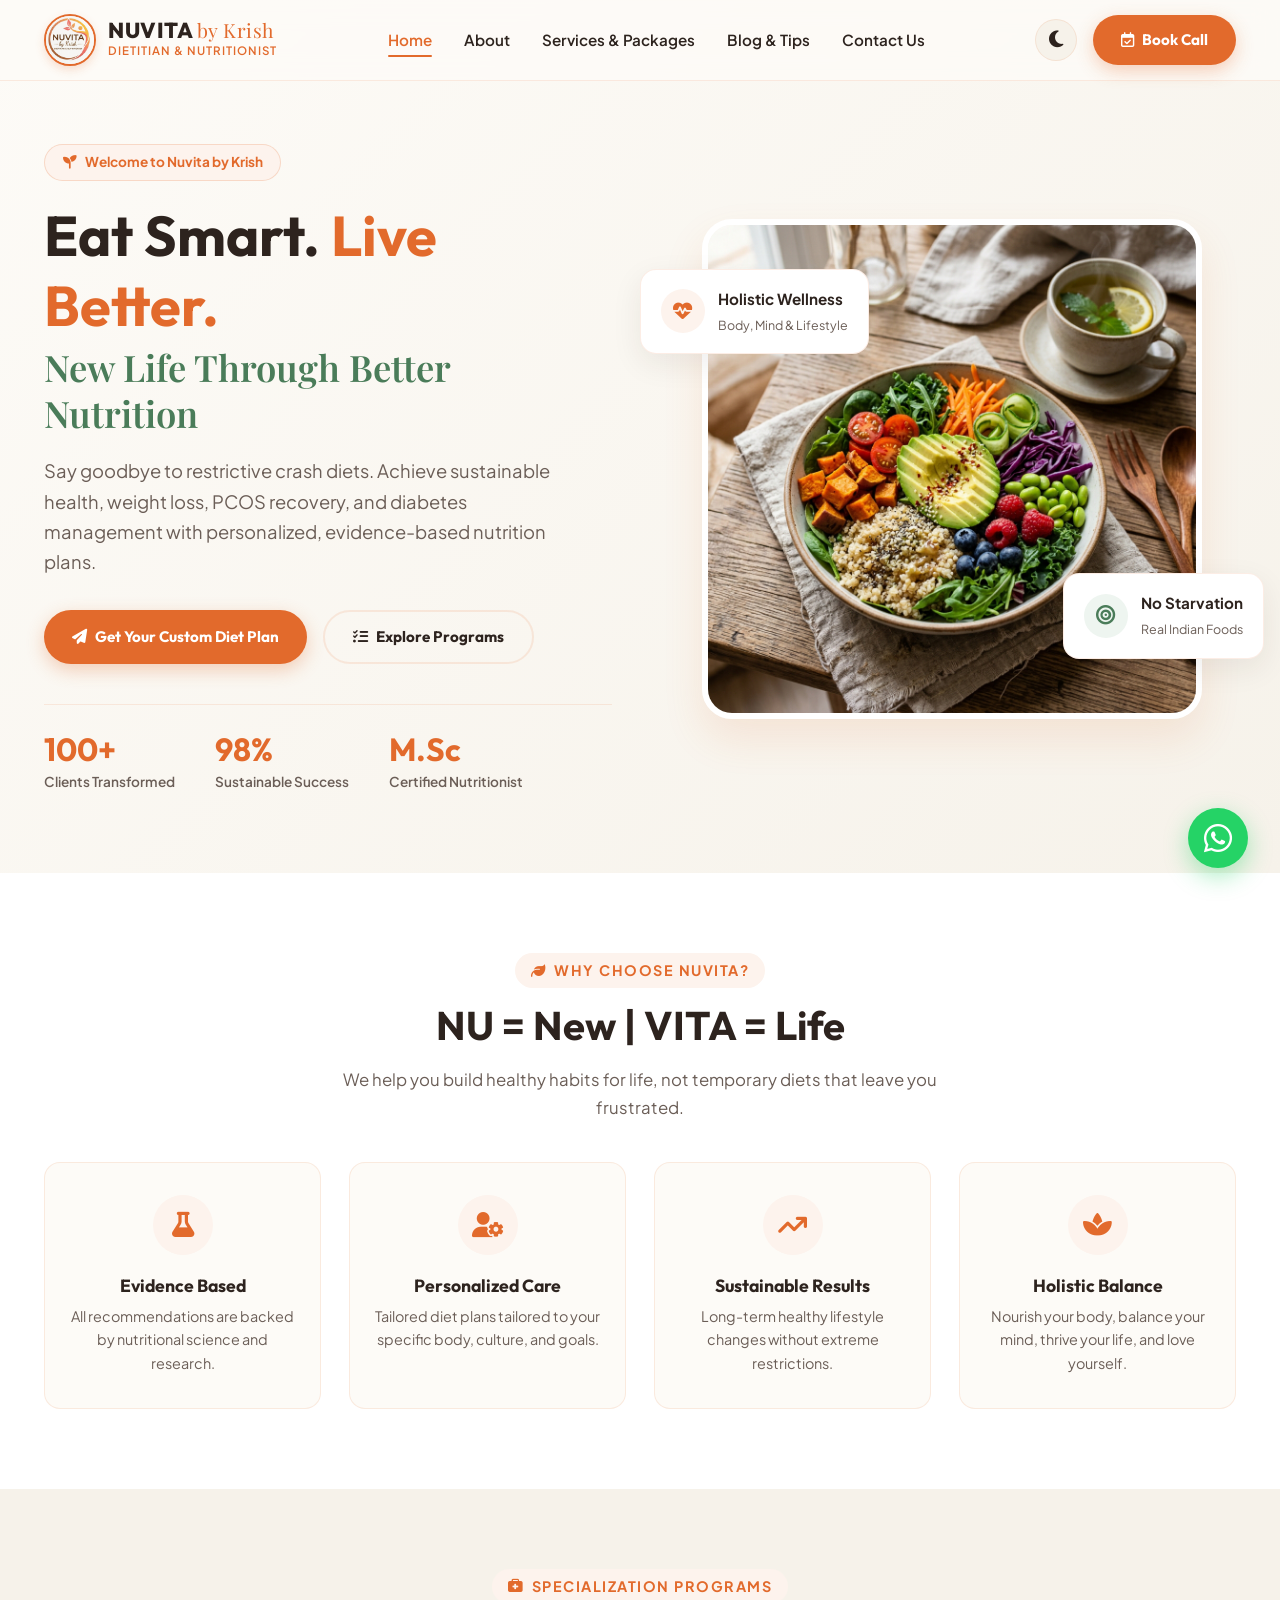
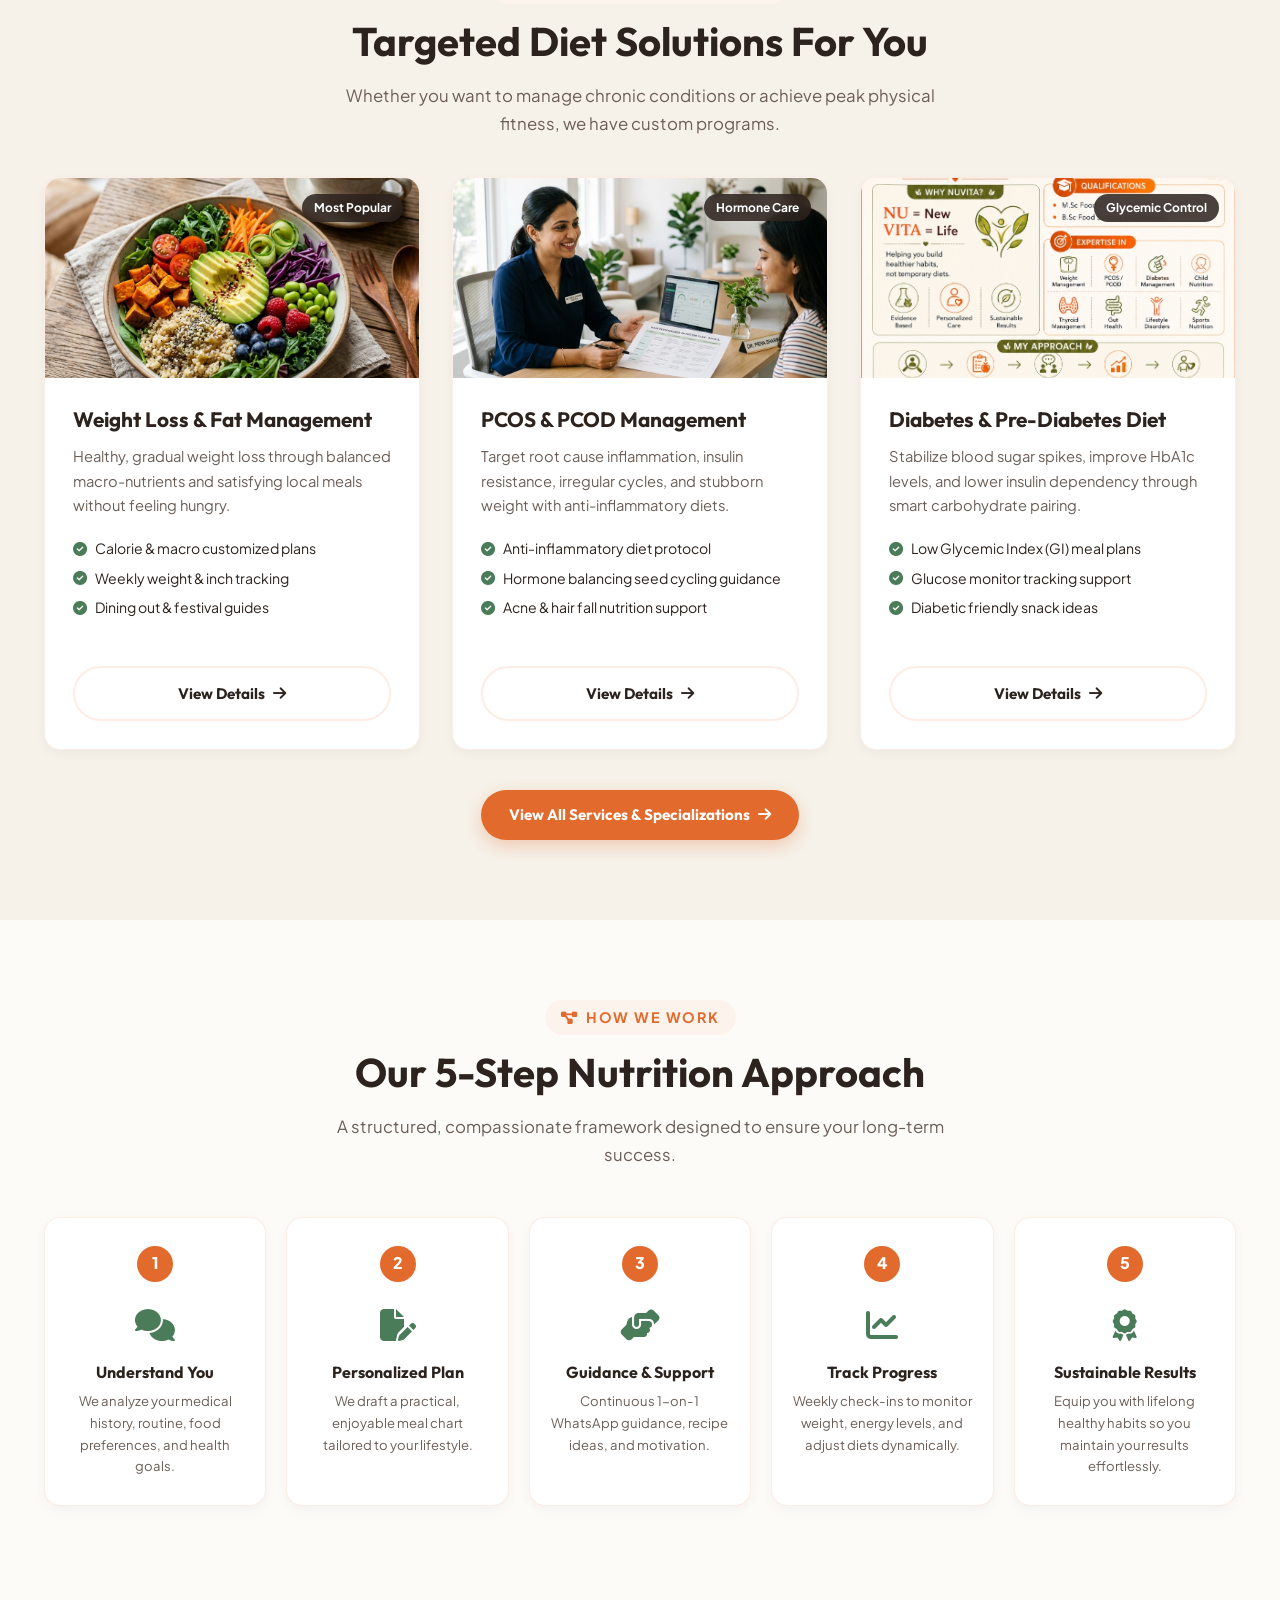
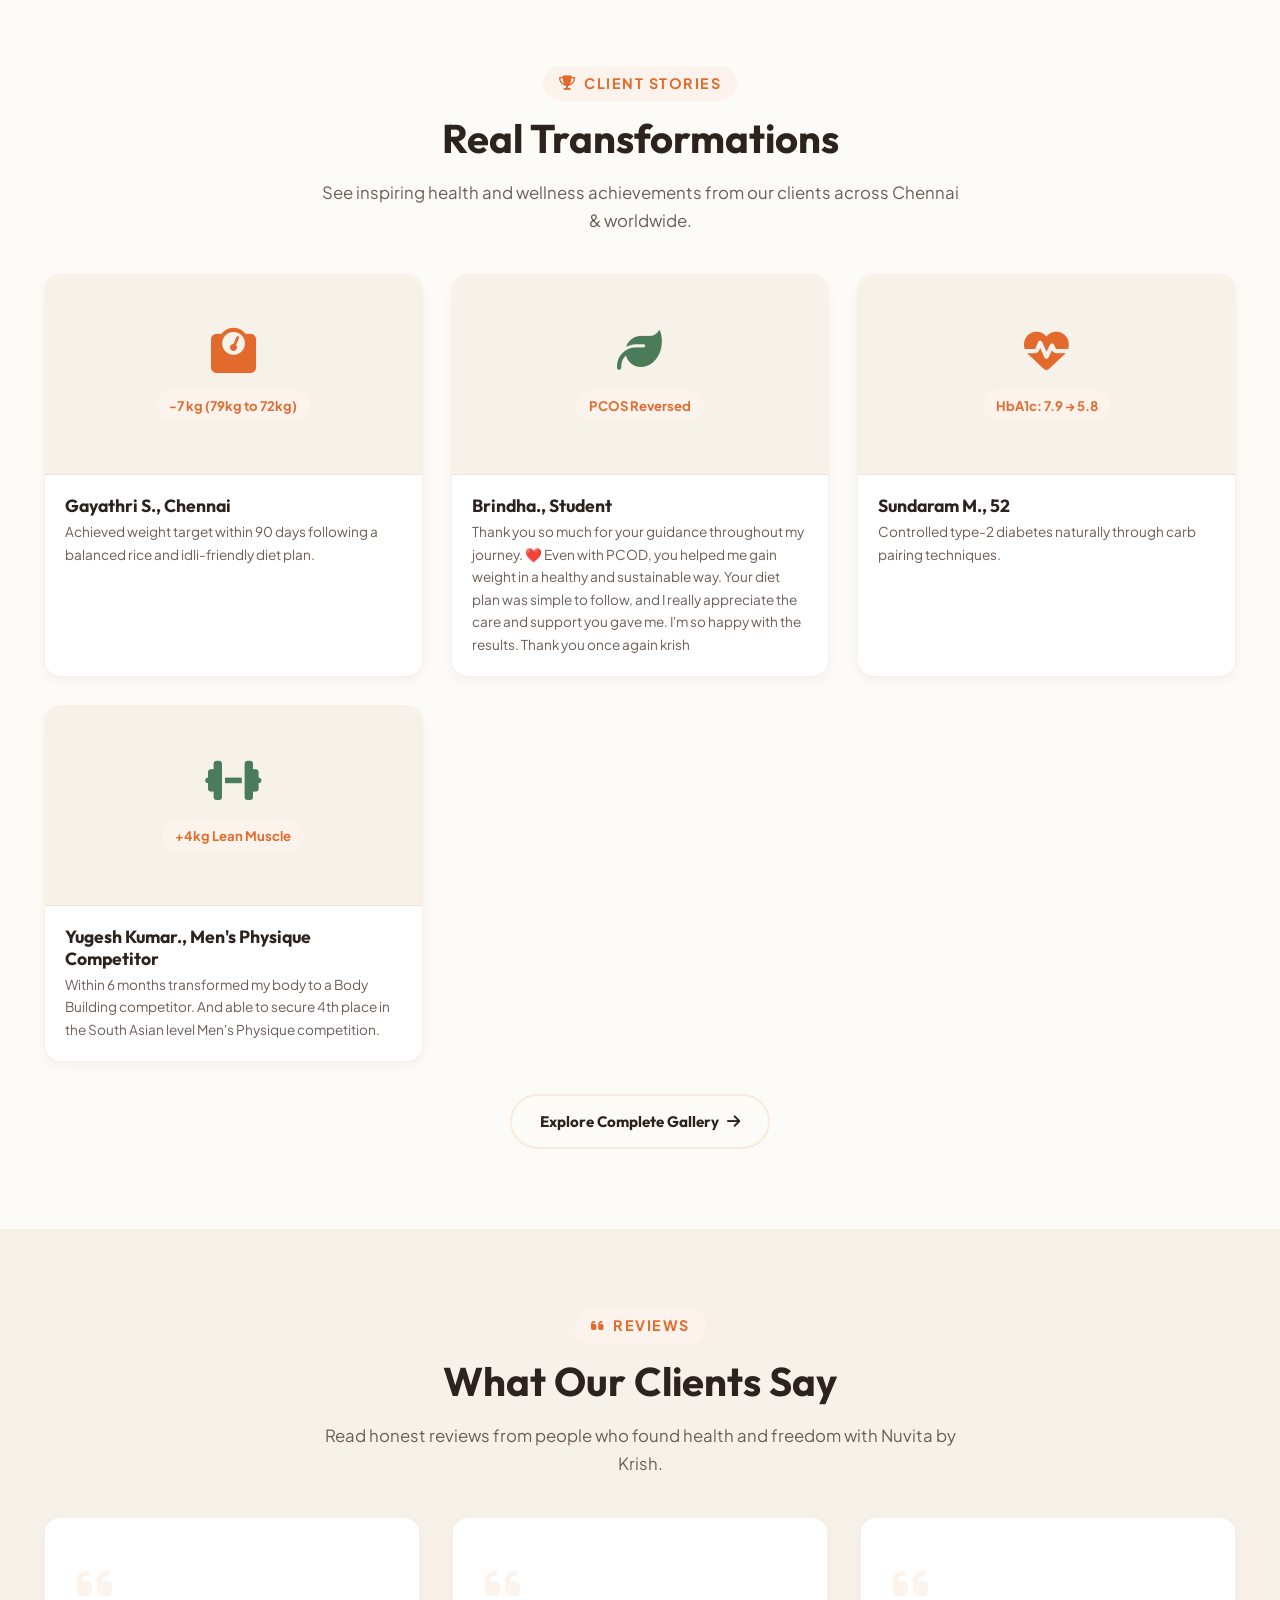
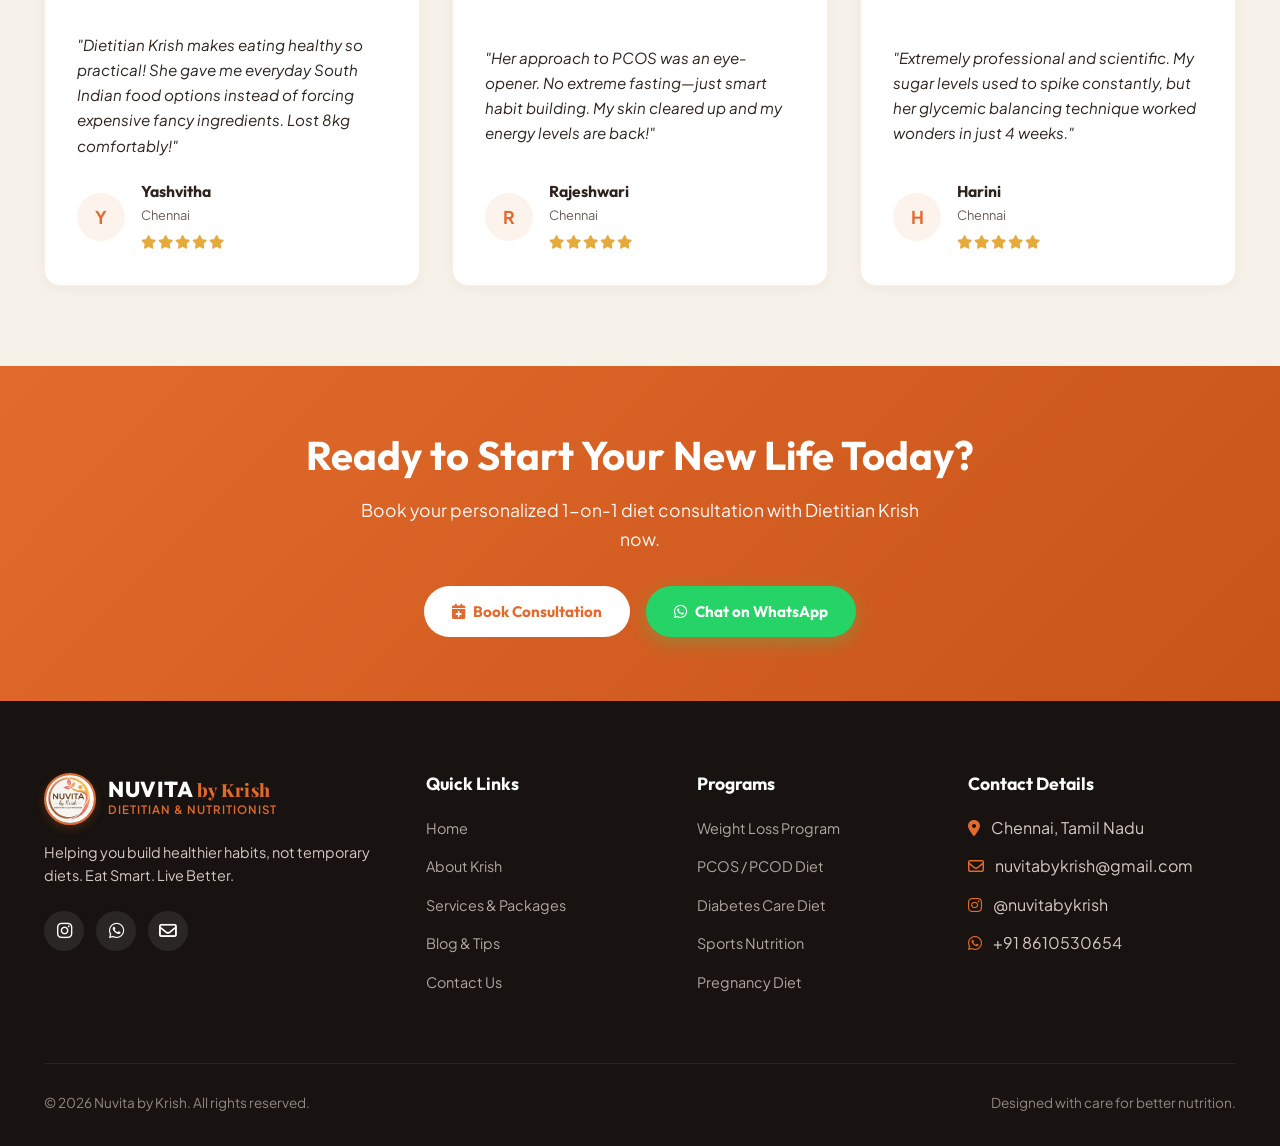
<file: index.html>
<!DOCTYPE html>
<html lang="en">

<head>
  <meta charset="UTF-8">
  <meta name="viewport" content="width=device-width, initial-scale=1.0">
  <title>Nuvita by Krish | Dietitian & Nutritionist in Chennai</title>
  <meta name="description"
    content="Personalized diet counseling, evidence-based nutrition plans for Weight Loss, PCOS/PCOD, Diabetes Management, Sports Nutrition & Pregnancy Diet in Chennai by Krish.">
  <meta name="keywords"
    content="Dietitian Chennai, Nutritionist Krish, Weight loss diet, PCOS diet plan, Diabetes nutritionist, Nuvita by Krish">

  <!-- Google Fonts -->
  <link rel="preconnect" href="https://fonts.googleapis.com">
  <link rel="preconnect" href="https://fonts.gstatic.com" crossorigin>
  <link
    href="https://fonts.googleapis.com/css2?family=Outfit:wght@400;500;600;700;800&family=Playfair+Display:ital,wght@1,600&family=Plus+Jakarta+Sans:wght@400;500;600;700&display=swap"
    rel="stylesheet">

  <!-- Font Awesome Icons -->
  <link rel="stylesheet" href="https://cdnjs.cloudflare.com/ajax/libs/font-awesome/6.4.0/css/all.min.css">

  <!-- Google Analytics 4 (GA4) Tag -->
  <script async src="https://www.googletagmanager.com/gtag/js?id=G-9WJXYG3HTG"></script>
  <script>
    window.dataLayer = window.dataLayer || [];
    function gtag() { dataLayer.push(arguments); }
    gtag('js', new Date());

    gtag('config', 'G-9WJXYG3HTG', {
      'send_page_view': true
    });
  </script>

  <!-- Main Stylesheet -->
  <link rel="stylesheet" href="css/style.css">
</head>

<body>

  <!-- Navigation Bar -->
  <nav class="navbar" id="navbar">
    <div class="container">
      <a href="index.html" class="nav-brand">
        <img src="images/logo-circle.jpg" alt="Nuvita by Krish Logo" class="nav-logo-img">
        <div class="brand-text">
          <span class="brand-name">NUVITA <small
              style="font-family: var(--font-cursive); font-size: 0.9em; font-weight: normal; color: var(--primary);">by
              Krish</small></span>
          <span class="brand-subtitle">Dietitian & Nutritionist</span>
        </div>
      </a>

      <ul class="nav-links" id="navLinks">
        <li><a href="index.html" class="nav-link active">Home</a></li>
        <li><a href="about.html" class="nav-link">About</a></li>
        <li><a href="services.html" class="nav-link">Services & Packages</a></li>
        <li><a href="blog.html" class="nav-link">Blog & Tips</a></li>
        <li><a href="contact.html" class="nav-link">Contact Us</a></li>
      </ul>

      <div class="nav-actions">
        <button class="theme-toggle-btn" id="themeToggle" aria-label="Toggle theme">
          <i class="fa-solid fa-moon"></i>
        </button>
        <a href="contact.html" class="btn btn-primary"><i class="fa-regular fa-calendar-check"></i> Book Call</a>
        <button class="mobile-menu-btn" aria-label="Open mobile menu">
          <i class="fa-solid fa-bars"></i>
        </button>
      </div>
    </div>
  </nav>

  <!-- Hero Section -->
  <section class="hero" id="hero">
    <div class="container">
      <div class="hero-grid">
        <div class="hero-content">
          <div class="hero-badge">
            <i class="fa-solid fa-seedling"></i> Welcome to Nuvita by Krish
          </div>
          <h1 class="hero-title">
            Eat Smart. <span>Live Better.</span>
            <span class="tagline-accent">New Life Through Better Nutrition</span>
          </h1>
          <p class="hero-subtitle">
            Say goodbye to restrictive crash diets. Achieve sustainable health, weight loss, PCOS recovery, and diabetes
            management with personalized, evidence-based nutrition plans.
          </p>

          <div class="hero-cta-group">
            <a href="contact.html" class="btn btn-primary"><i class="fa-solid fa-paper-plane"></i> Get Your Custom Diet
              Plan</a>
            <a href="services.html" class="btn btn-outline"><i class="fa-solid fa-list-check"></i> Explore Programs</a>
          </div>

          <div class="hero-stats">
            <div class="stat-item">
              <h3>100+</h3>
              <p>Clients Transformed</p>
            </div>
            <div class="stat-item">
              <h3>98%</h3>
              <p>Sustainable Success</p>
            </div>
            <div class="stat-item">
              <h3>M.Sc</h3>
              <p>Certified Nutritionist</p>
            </div>
          </div>
        </div>

        <div class="hero-image-wrapper">
          <img src="images/hero-nutrition.png" alt="Healthy balanced nutrition meal bowl" class="hero-main-img">

          <div class="floating-card floating-card-1">
            <div class="icon-badge"><i class="fa-solid fa-heart-pulse"></i></div>
            <div class="floating-card-text">
              <strong>Holistic Wellness</strong>
              <span>Body, Mind & Lifestyle</span>
            </div>
          </div>

          <div class="floating-card floating-card-2">
            <div class="icon-badge" style="background: var(--secondary-light); color: var(--secondary);"><i
                class="fa-solid fa-bullseye"></i></div>
            <div class="floating-card-text">
              <strong>No Starvation</strong>
              <span>Real Indian Foods</span>
            </div>
          </div>
        </div>
      </div>
    </div>
  </section>

  <!-- Why Nuvita Section -->
  <section class="pillars-section" id="pillars">
    <div class="container">
      <div class="text-center">
        <span class="section-subtitle"><i class="fa-solid fa-leaf"></i> Why Choose Nuvita?</span>
        <h2 class="section-title">NU = New | VITA = Life</h2>
        <p class="section-desc">We help you build healthy habits for life, not temporary diets that leave you
          frustrated.</p>
      </div>

      <div class="pillars-grid">
        <div class="pillar-card">
          <div class="pillar-icon"><i class="fa-solid fa-flask"></i></div>
          <h4>Evidence Based</h4>
          <p>All recommendations are backed by nutritional science and research.</p>
        </div>

        <div class="pillar-card">
          <div class="pillar-icon"><i class="fa-solid fa-user-gear"></i></div>
          <h4>Personalized Care</h4>
          <p>Tailored diet plans tailored to your specific body, culture, and goals.</p>
        </div>

        <div class="pillar-card">
          <div class="pillar-icon"><i class="fa-solid fa-arrow-trend-up"></i></div>
          <h4>Sustainable Results</h4>
          <p>Long-term healthy lifestyle changes without extreme restrictions.</p>
        </div>

        <div class="pillar-card">
          <div class="pillar-icon"><i class="fa-solid fa-spa"></i></div>
          <h4>Holistic Balance</h4>
          <p>Nourish your body, balance your mind, thrive your life, and love yourself.</p>
        </div>
      </div>
    </div>
  </section>

  <!-- Key Expertise Areas Preview -->
  <section class="services-section" id="specialties">
    <div class="container">
      <div class="text-center">
        <span class="section-subtitle"><i class="fa-solid fa-briefcase-medical"></i> Specialization Programs</span>
        <h2 class="section-title">Targeted Diet Solutions For You</h2>
        <p class="section-desc">Whether you want to manage chronic conditions or achieve peak physical fitness, we have
          custom programs.</p>
      </div>

      <div class="services-grid">
        <!-- Weight Loss -->
        <div class="service-card">
          <div class="service-img-wrap">
            <img src="images/hero-nutrition.png" alt="Weight Management Program">
            <span class="service-tag">Most Popular</span>
          </div>
          <div class="service-content">
            <h3>Weight Loss & Fat Management</h3>
            <p>Healthy, gradual weight loss through balanced macro-nutrients and satisfying local meals without feeling
              hungry.</p>
            <ul class="service-features">
              <li><i class="fa-solid fa-circle-check"></i> Calorie & macro customized plans</li>
              <li><i class="fa-solid fa-circle-check"></i> Weekly weight & inch tracking</li>
              <li><i class="fa-solid fa-circle-check"></i> Dining out & festival guides</li>
            </ul>
            <a href="services.html" class="btn btn-outline" style="margin-top: 1rem;">View Details <i
                class="fa-solid fa-arrow-right"></i></a>
          </div>
        </div>

        <!-- PCOS/PCOD -->
        <div class="service-card">
          <div class="service-img-wrap">
            <img src="images/dietitian-consultation.png" alt="PCOS PCOD Diet Care">
            <span class="service-tag">Hormone Care</span>
          </div>
          <div class="service-content">
            <h3>PCOS & PCOD Management</h3>
            <p>Target root cause inflammation, insulin resistance, irregular cycles, and stubborn weight with
              anti-inflammatory diets.</p>
            <ul class="service-features">
              <li><i class="fa-solid fa-circle-check"></i> Anti-inflammatory diet protocol</li>
              <li><i class="fa-solid fa-circle-check"></i> Hormone balancing seed cycling guidance</li>
              <li><i class="fa-solid fa-circle-check"></i> Acne & hair fall nutrition support</li>
            </ul>
            <a href="services.html" class="btn btn-outline" style="margin-top: 1rem;">View Details <i
                class="fa-solid fa-arrow-right"></i></a>
          </div>
        </div>

        <!-- Diabetes Diet -->
        <div class="service-card">
          <div class="service-img-wrap">
            <img src="images/nuvita-infographic.jpg" alt="Diabetes Management Diet">
            <span class="service-tag">Glycemic Control</span>
          </div>
          <div class="service-content">
            <h3>Diabetes & Pre-Diabetes Diet</h3>
            <p>Stabilize blood sugar spikes, improve HbA1c levels, and lower insulin dependency through smart
              carbohydrate pairing.</p>
            <ul class="service-features">
              <li><i class="fa-solid fa-circle-check"></i> Low Glycemic Index (GI) meal plans</li>
              <li><i class="fa-solid fa-circle-check"></i> Glucose monitor tracking support</li>
              <li><i class="fa-solid fa-circle-check"></i> Diabetic friendly snack ideas</li>
            </ul>
            <a href="services.html" class="btn btn-outline" style="margin-top: 1rem;">View Details <i
                class="fa-solid fa-arrow-right"></i></a>
          </div>
        </div>
      </div>

      <div class="text-center" style="margin-top: 2.5rem;">
        <a href="services.html" class="btn btn-primary">View All Services & Specializations <i
            class="fa-solid fa-arrow-right"></i></a>
      </div>
    </div>
  </section>

  <!-- 5-Step Approach Pipeline -->
  <section class="approach-section" id="approach">
    <div class="container">
      <div class="text-center">
        <span class="section-subtitle"><i class="fa-solid fa-diagram-project"></i> How We Work</span>
        <h2 class="section-title">Our 5-Step Nutrition Approach</h2>
        <p class="section-desc">A structured, compassionate framework designed to ensure your long-term success.</p>
      </div>

      <div class="approach-timeline">
        <div class="approach-step">
          <div class="step-num">1</div>
          <div class="step-icon"><i class="fa-solid fa-comments"></i></div>
          <h4>Understand You</h4>
          <p>We analyze your medical history, routine, food preferences, and health goals.</p>
        </div>

        <div class="approach-step">
          <div class="step-num">2</div>
          <div class="step-icon"><i class="fa-solid fa-file-pen"></i></div>
          <h4>Personalized Plan</h4>
          <p>We draft a practical, enjoyable meal chart tailored to your lifestyle.</p>
        </div>

        <div class="approach-step">
          <div class="step-num">3</div>
          <div class="step-icon"><i class="fa-solid fa-handshake-angle"></i></div>
          <h4>Guidance & Support</h4>
          <p>Continuous 1-on-1 WhatsApp guidance, recipe ideas, and motivation.</p>
        </div>

        <div class="approach-step">
          <div class="step-num">4</div>
          <div class="step-icon"><i class="fa-solid fa-chart-line"></i></div>
          <h4>Track Progress</h4>
          <p>Weekly check-ins to monitor weight, energy levels, and adjust diets dynamically.</p>
        </div>

        <div class="approach-step">
          <div class="step-num">5</div>
          <div class="step-icon"><i class="fa-solid fa-award"></i></div>
          <h4>Sustainable Results</h4>
          <p>Equip you with lifelong healthy habits so you maintain your results effortlessly.</p>
        </div>
      </div>
    </div>
  </section>

  <!-- Before & After Preview -->
  <section class="gallery-section" id="transformations">
    <div class="container">
      <div class="text-center">
        <span class="section-subtitle"><i class="fa-solid fa-trophy"></i> Client Stories</span>
        <h2 class="section-title">Real Transformations</h2>
        <p class="section-desc">See inspiring health and wellness achievements from our clients across Chennai &
          worldwide.</p>
      </div>

      <div class="gallery-grid">
        <div class="transformation-card" data-category="weight-loss">
          <div class="transformation-img-box">
            <i class="fa-solid fa-weight-scale" style="font-size: 2.8rem; color: var(--primary);"></i>
            <div class="stat-badge-group">
              <span class="metric-pill">-7 kg (79kg to 72kg)</span>
            </div>
          </div>
          <div class="transformation-info">
            <h4>Gayathri S., Chennai</h4>
            <p>Achieved weight target within 90 days following a balanced rice and idli-friendly diet plan.</p>
          </div>
        </div>

        <div class="transformation-card" data-category="pcos">
          <div class="transformation-img-box">
            <i class="fa-solid fa-leaf" style="font-size: 2.8rem; color: var(--secondary);"></i>
            <div class="stat-badge-group">
              <span class="metric-pill">PCOS Reversed</span>
            </div>
          </div>
          <div class="transformation-info">
            <h4>Brindha., Student</h4>
            <p>Thank you so much for your guidance throughout my journey. ❤️ Even with PCOD, you helped me gain weight
              in a healthy and sustainable way. Your diet plan was simple to follow, and I really appreciate the care
              and support you gave me. I'm so happy with the results. Thank you once again krish</p>
          </div>
        </div>

        <div class="transformation-card" data-category="diabetes">
          <div class="transformation-img-box">
            <i class="fa-solid fa-heart-pulse" style="font-size: 2.8rem; color: var(--primary);"></i>
            <div class="stat-badge-group">
              <span class="metric-pill">HbA1c: 7.9 &rarr; 5.8</span>
            </div>
          </div>
          <div class="transformation-info">
            <h4>Sundaram M., 52</h4>
            <p>Controlled type-2 diabetes naturally through carb pairing techniques.</p>
          </div>
        </div>

        <div class="transformation-card" data-category="sports">
          <div class="transformation-img-box">
            <i class="fa-solid fa-dumbbell" style="font-size: 2.8rem; color: var(--secondary);"></i>
            <div class="stat-badge-group">
              <span class="metric-pill">+4kg Lean Muscle</span>
            </div>
          </div>
          <div class="transformation-info">
            <h4>Yugesh Kumar., Men's Physique Competitor</h4>
            <p>Within 6 months transformed my body to a Body Building competitor. And able to secure 4th place
              in the South Asian level Men's Physique competition.</p>
          </div>
        </div>
      </div>

      <div class="text-center" style="margin-top: 2rem;">
        <a href="services.html#gallery" class="btn btn-outline">Explore Complete Gallery <i
            class="fa-solid fa-arrow-right"></i></a>
      </div>
    </div>
  </section>

  <!-- Testimonials Section -->
  <section class="testimonials-section" id="testimonials">
    <div class="container">
      <div class="text-center">
        <span class="section-subtitle"><i class="fa-solid fa-quote-left"></i> Reviews</span>
        <h2 class="section-title">What Our Clients Say</h2>
        <p class="section-desc">Read honest reviews from people who found health and freedom with Nuvita by Krish.</p>
      </div>

      <div class="testimonials-grid">
        <div class="testimonial-card">
          <div class="quote-icon"><i class="fa-solid fa-quote-left"></i></div>
          <p class="testimonial-text">
            "Dietitian Krish makes eating healthy so practical! She gave me everyday South Indian food options instead
            of forcing expensive fancy ingredients. Lost 8kg comfortably!"
          </p>
          <div class="client-meta">
            <div class="client-avatar">Y</div>
            <div class="client-info">
              <h5>Yashvitha</h5>
              <span>Chennai</span>
              <div class="rating-stars">
                <i class="fa-solid fa-star"></i>
                <i class="fa-solid fa-star"></i>
                <i class="fa-solid fa-star"></i>
                <i class="fa-solid fa-star"></i>
                <i class="fa-solid fa-star"></i>
              </div>
            </div>
          </div>
        </div>

        <div class="testimonial-card">
          <div class="quote-icon"><i class="fa-solid fa-quote-left"></i></div>
          <p class="testimonial-text">
            "Her approach to PCOS was an eye-opener. No extreme fasting—just smart habit building. My skin cleared up
            and my energy levels are back!"
          </p>
          <div class="client-meta">
            <div class="client-avatar">R</div>
            <div class="client-info">
              <h5>Rajeshwari</h5>
              <span>Chennai</span>
              <div class="rating-stars">
                <i class="fa-solid fa-star"></i>
                <i class="fa-solid fa-star"></i>
                <i class="fa-solid fa-star"></i>
                <i class="fa-solid fa-star"></i>
                <i class="fa-solid fa-star"></i>
              </div>
            </div>
          </div>
        </div>

        <div class="testimonial-card">
          <div class="quote-icon"><i class="fa-solid fa-quote-left"></i></div>
          <p class="testimonial-text">
            "Extremely professional and scientific. My sugar levels used to spike constantly, but her glycemic balancing
            technique worked wonders in just 4 weeks."
          </p>
          <div class="client-meta">
            <div class="client-avatar">H</div>
            <div class="client-info">
              <h5>Harini</h5>
              <span>Chennai</span>
              <div class="rating-stars">
                <i class="fa-solid fa-star"></i>
                <i class="fa-solid fa-star"></i>
                <i class="fa-solid fa-star"></i>
                <i class="fa-solid fa-star"></i>
                <i class="fa-solid fa-star"></i>
              </div>
            </div>
          </div>
        </div>
      </div>
    </div>
  </section>

  <!-- CTA Banner -->
  <section
    style="background: linear-gradient(135deg, var(--primary) 0%, var(--primary-hover) 100%); color: #fff; text-align: center; padding: 4rem 1.5rem;">
    <div class="container">
      <h2 style="color: #fff; margin-bottom: 1rem;">Ready to Start Your New Life Today?</h2>
      <p style="font-size: 1.1rem; max-width: 600px; margin: 0 auto 2rem auto; opacity: 0.95;">
        Book your personalized 1-on-1 diet consultation with Dietitian Krish now.
      </p>
      <div style="display: flex; justify-content: center; gap: 1rem; flex-wrap: wrap;">
        <a href="contact.html" class="btn" style="background: #ffffff; color: var(--primary);"><i
            class="fa-solid fa-calendar-plus"></i> Book Consultation</a>
        <button class="btn btn-whatsapp trigger-whatsapp" data-package="General Consultation"><i
            class="fa-brands fa-whatsapp"></i> Chat on WhatsApp</button>
      </div>
    </div>
  </section>

  <!-- Floating WhatsApp Action Button -->
  <a href="https://wa.me/918610530654?text=Hi%20Nuvita%20by%20Krish!%20I%20would%20like%20to%20book%20a%20diet%20consultation."
    target="_blank" class="whatsapp-float" aria-label="Chat on WhatsApp">
    <i class="fa-brands fa-whatsapp"></i>
    <span class="tooltip-text">Chat with Dietitian Krish</span>
  </a>

  <!-- Footer -->
  <footer class="footer">
    <div class="container">
      <div class="footer-grid">
        <div class="footer-brand">
          <a href="index.html" class="nav-brand">
            <img src="images/logo-circle.jpg" alt="Nuvita Logo" class="nav-logo-img">
            <div class="brand-text">
              <span class="brand-name">NUVITA <small style="font-family: var(--font-cursive); color: var(--primary);">by
                  Krish</small></span>
              <span class="brand-subtitle" style="color: var(--primary);">Dietitian & Nutritionist</span>
            </div>
          </a>
          <p>
            Helping you build healthier habits, not temporary diets. Eat Smart. Live Better.
          </p>
          <div class="social-links">
            <a href="https://instagram.com/nuvitabykrish" target="_blank" class="social-link" aria-label="Instagram"><i
                class="fa-brands fa-instagram"></i></a>
            <a href="https://wa.me/918610530654" target="_blank" class="social-link" aria-label="WhatsApp"><i
                class="fa-brands fa-whatsapp"></i></a>
            <a href="mailto:nuvitabykrish@gmail.com" class="social-link" aria-label="Email"><i
                class="fa-regular fa-envelope"></i></a>
          </div>
        </div>

        <div class="footer-col">
          <h4>Quick Links</h4>
          <ul class="footer-links">
            <li><a href="index.html">Home</a></li>
            <li><a href="about.html">About Krish</a></li>
            <li><a href="services.html">Services & Packages</a></li>
            <li><a href="blog.html">Blog & Tips</a></li>
            <li><a href="contact.html">Contact Us</a></li>
          </ul>
        </div>

        <div class="footer-col">
          <h4>Programs</h4>
          <ul class="footer-links">
            <li><a href="services.html">Weight Loss Program</a></li>
            <li><a href="services.html">PCOS / PCOD Diet</a></li>
            <li><a href="services.html">Diabetes Care Diet</a></li>
            <li><a href="services.html">Sports Nutrition</a></li>
            <li><a href="services.html">Pregnancy Diet</a></li>
          </ul>
        </div>

        <div class="footer-col">
          <h4>Contact Details</h4>
          <ul class="footer-links">
            <li><i class="fa-solid fa-location-dot" style="color: var(--primary); margin-right: 0.5rem;"></i> Chennai,
              Tamil Nadu</li>
            <li><i class="fa-regular fa-envelope" style="color: var(--primary); margin-right: 0.5rem;"></i>
              nuvitabykrish@gmail.com</li>
            <li><i class="fa-brands fa-instagram" style="color: var(--primary); margin-right: 0.5rem;"></i>
              @nuvitabykrish</li>
            <li><i class="fa-brands fa-whatsapp" style="color: var(--primary); margin-right: 0.5rem;"></i> +91
              8610530654</li>
          </ul>
        </div>
      </div>

      <div class="footer-bottom">
        <p>&copy; 2026 Nuvita by Krish. All rights reserved.</p>
        <p>Designed with care for better nutrition.</p>
      </div>
    </div>
  </footer>

  <!-- Script -->
  <script src="js/script.js"></script>
</body>

</html>
</file>
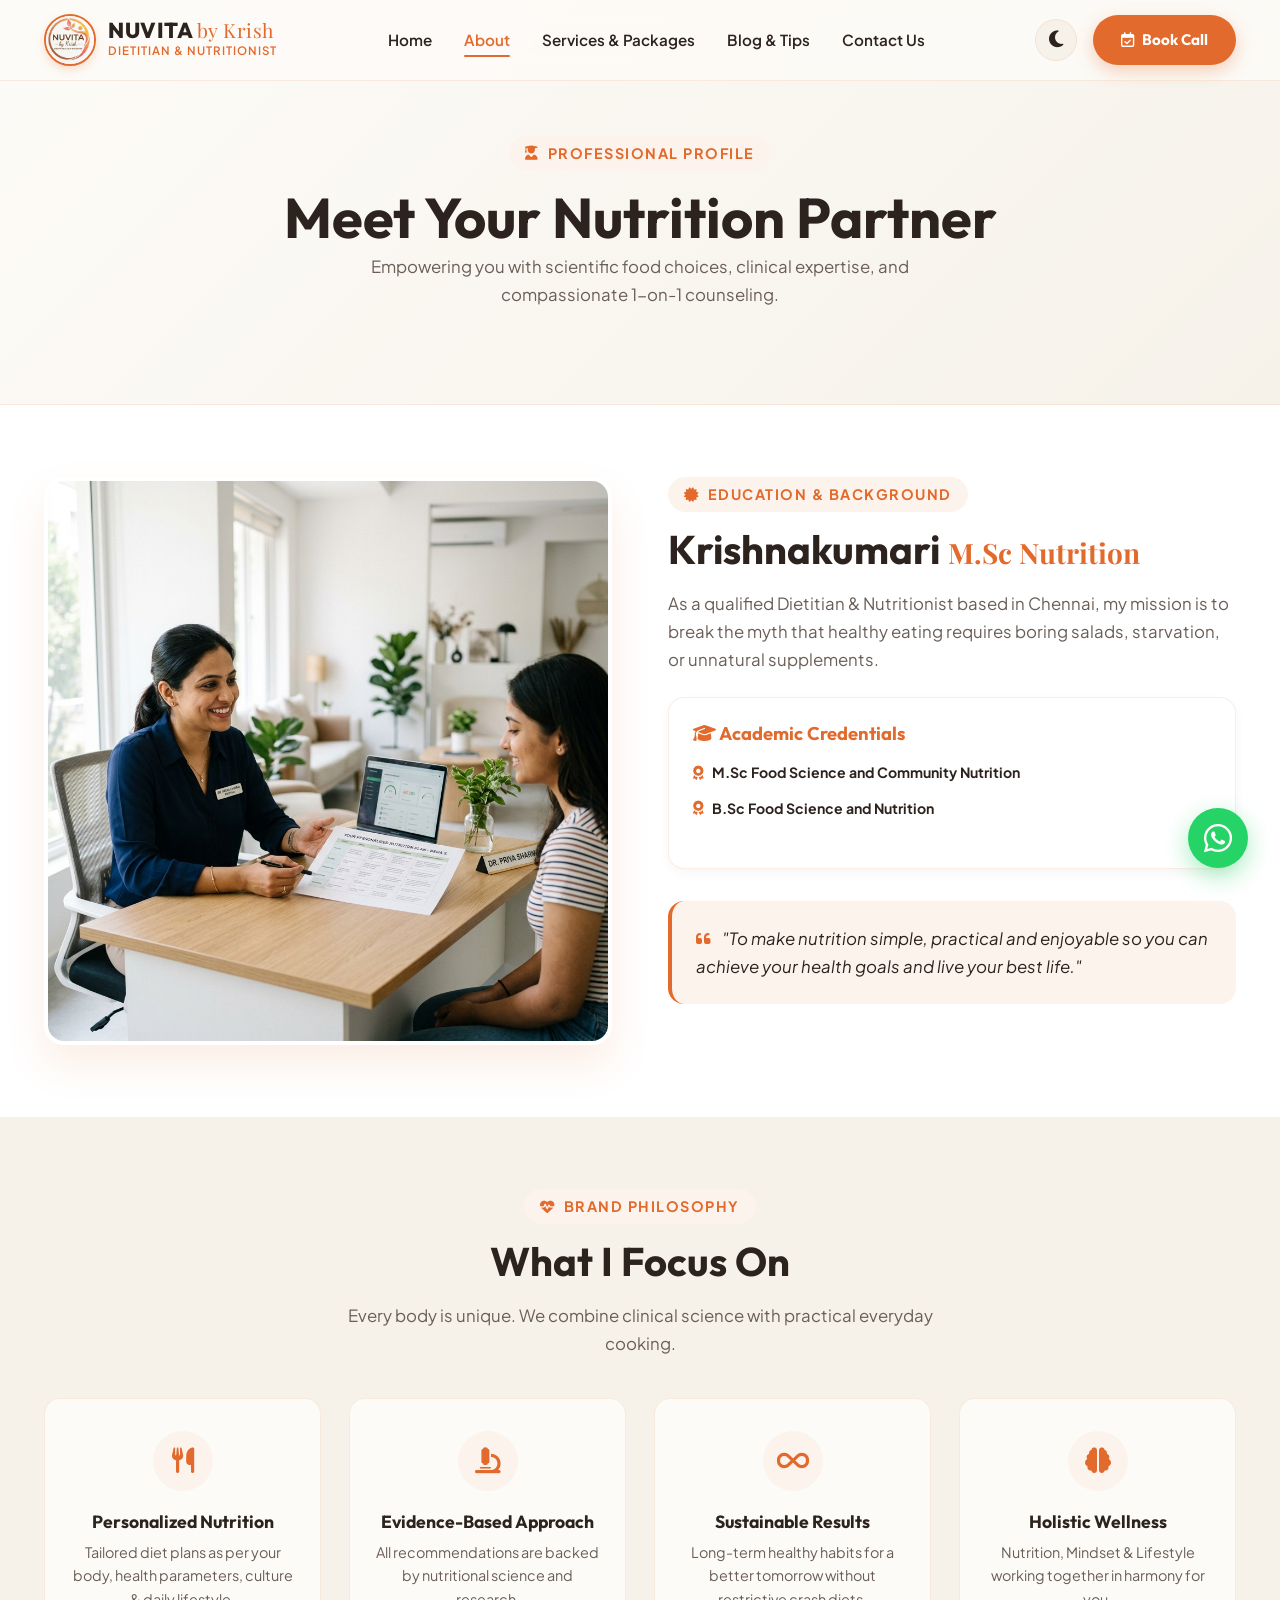
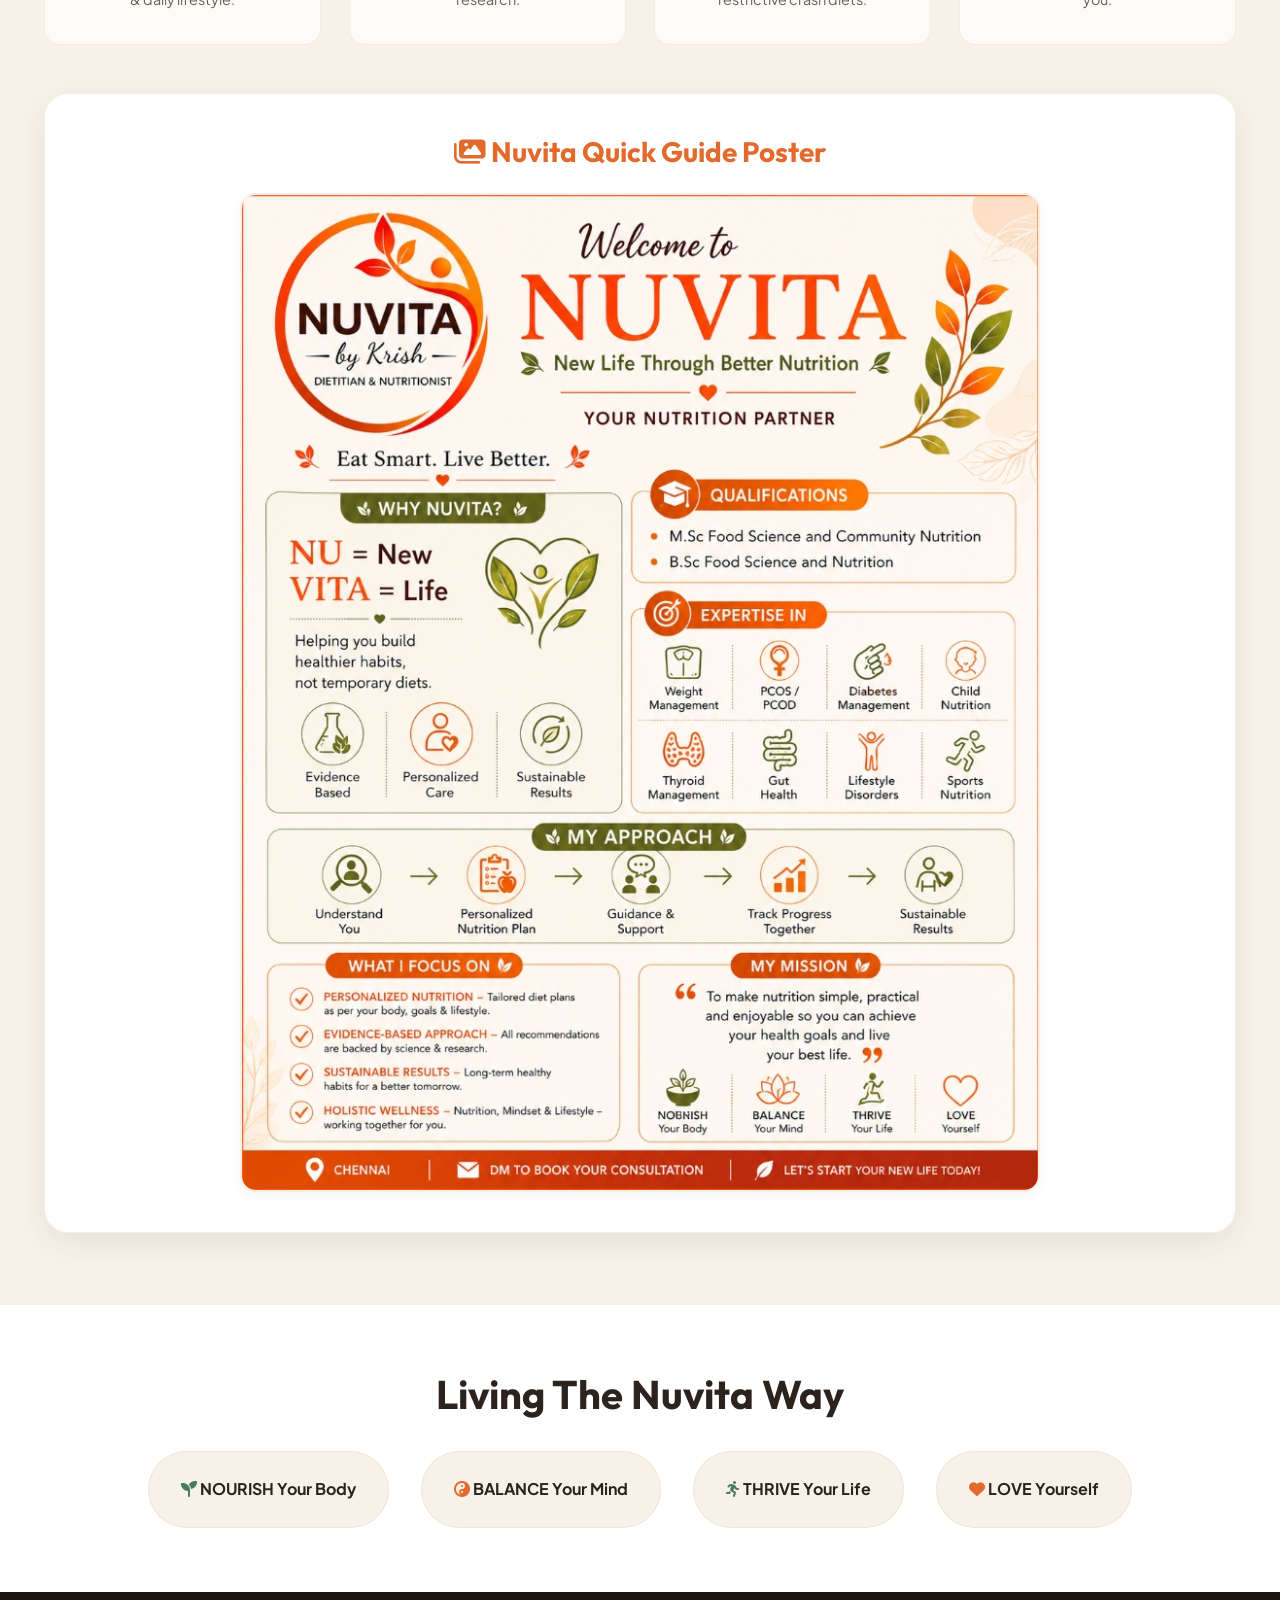
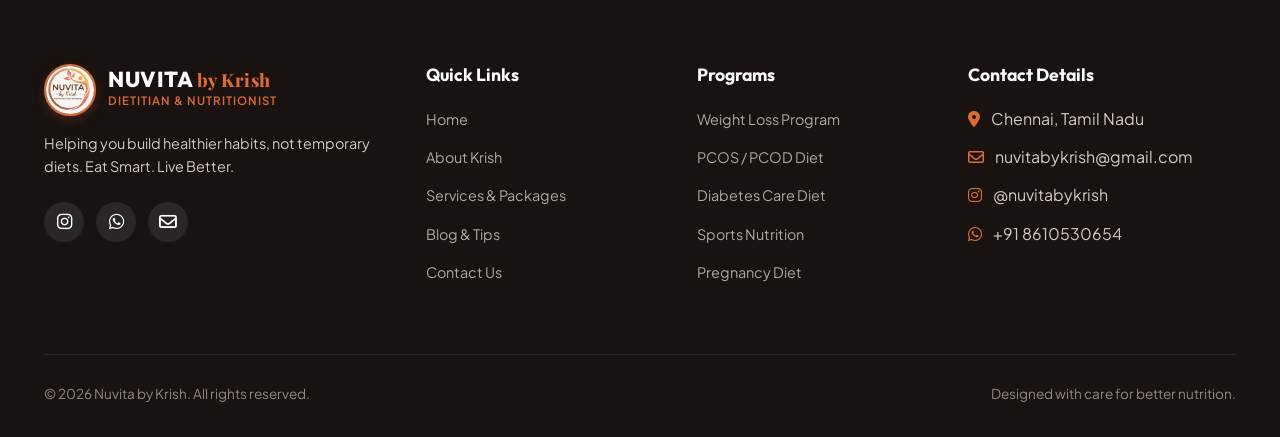
<file: about.html>
<!DOCTYPE html>
<html lang="en">

<head>
  <meta charset="UTF-8">
  <meta name="viewport" content="width=device-width, initial-scale=1.0">
  <title>About Krish | Nuvita by Krish Dietitian & Nutritionist</title>
  <meta name="description"
    content="Learn about Dietitian Krish's qualifications (M.Sc & B.Sc in Food Science and Nutrition), philosophy, mission, and evidence-based nutrition approach in Chennai.">

  <!-- Google Fonts -->
  <link rel="preconnect" href="https://fonts.googleapis.com">
  <link rel="preconnect" href="https://fonts.gstatic.com" crossorigin>
  <link
    href="https://fonts.googleapis.com/css2?family=Outfit:wght@400;500;600;700;800&family=Playfair+Display:ital,wght@1,600&family=Plus+Jakarta+Sans:wght@400;500;600;700&display=swap"
    rel="stylesheet">

  <!-- Font Awesome Icons -->
  <link rel="stylesheet" href="https://cdnjs.cloudflare.com/ajax/libs/font-awesome/6.4.0/css/all.min.css">

  <!-- Google Analytics 4 (GA4) Tag -->
  <script async src="https://www.googletagmanager.com/gtag/js?id=G-9WJXYG3HTG"></script>
  <script>
    window.dataLayer = window.dataLayer || [];
    function gtag() { dataLayer.push(arguments); }
    gtag('js', new Date());

    gtag('config', 'G-9WJXYG3HTG', {
      'send_page_view': true
    });
  </script>

  <!-- Main Stylesheet -->
  <link rel="stylesheet" href="css/style.css">
</head>

<body>

  <!-- Navigation Bar -->
  <nav class="navbar" id="navbar">
    <div class="container">
      <a href="index.html" class="nav-brand">
        <img src="images/logo-circle.jpg" alt="Nuvita by Krish Logo" class="nav-logo-img">
        <div class="brand-text">
          <span class="brand-name">NUVITA <small
              style="font-family: var(--font-cursive); font-size: 0.9em; font-weight: normal; color: var(--primary);">by
              Krish</small></span>
          <span class="brand-subtitle">Dietitian & Nutritionist</span>
        </div>
      </a>

      <ul class="nav-links" id="navLinks">
        <li><a href="index.html" class="nav-link">Home</a></li>
        <li><a href="about.html" class="nav-link active">About</a></li>
        <li><a href="services.html" class="nav-link">Services & Packages</a></li>
        <li><a href="blog.html" class="nav-link">Blog & Tips</a></li>
        <li><a href="contact.html" class="nav-link">Contact Us</a></li>
      </ul>

      <div class="nav-actions">
        <button class="theme-toggle-btn" id="themeToggle" aria-label="Toggle theme">
          <i class="fa-solid fa-moon"></i>
        </button>
        <a href="contact.html" class="btn btn-primary"><i class="fa-regular fa-calendar-check"></i> Book Call</a>
        <button class="mobile-menu-btn" aria-label="Open mobile menu">
          <i class="fa-solid fa-bars"></i>
        </button>
      </div>
    </div>
  </nav>

  <!-- Page Header -->
  <section
    style="background: linear-gradient(135deg, var(--bg-main) 0%, var(--bg-alt) 100%); padding-top: 8.5rem; padding-bottom: 3.5rem; border-bottom: 1px solid var(--border-color);">
    <div class="container text-center">
      <span class="section-subtitle"><i class="fa-solid fa-user-graduate"></i> Professional Profile</span>
      <h1>Meet Your Nutrition Partner</h1>
      <p class="section-desc">Empowering you with scientific food choices, clinical expertise, and compassionate 1-on-1
        counseling.</p>
    </div>
  </section>

  <!-- Bio & Qualifications Section -->
  <section class="pillars-section" style="padding: 4.5rem 0;">
    <div class="container">
      <div class="hero-grid" style="align-items: flex-start;">
        <div class="hero-image-wrapper">
          <img src="images/dietitian-consultation.png" alt="Dietitian Krish Consultation"
            style="border-radius: 20px; box-shadow: var(--shadow-lg); border: 4px solid var(--bg-surface);">
        </div>

        <div class="hero-content">
          <span class="section-subtitle"><i class="fa-solid fa-certificate"></i> Education & Background</span>
          <h2 style="margin-bottom: 1rem;">Krishnakumari <small
              style="font-family: var(--font-cursive); color: var(--primary); font-size: 0.7em;">M.Sc Nutrition</small>
          </h2>
          <p style="color: var(--text-muted); font-size: 1.05rem; margin-bottom: 1.5rem;">
            As a qualified Dietitian & Nutritionist based in Chennai, my mission is to break the myth that healthy
            eating requires boring salads, starvation, or unnatural supplements.
          </p>

          <!-- Academic Qualifications -->
          <div
            style="background: var(--bg-surface); padding: 1.5rem; border-radius: var(--radius-md); border: 1px solid var(--border-color); width: 100%; margin-bottom: 2rem; box-shadow: var(--shadow-sm);">
            <h3 style="font-size: 1.15rem; color: var(--primary); margin-bottom: 1rem;"><i
                class="fa-solid fa-graduation-cap"></i> Academic Credentials</h3>
            <ul class="service-features" style="font-size: 0.95rem;">
              <li style="margin-bottom: 0.75rem;"><i class="fa-solid fa-award" style="color: var(--primary);"></i>
                <strong>M.Sc Food Science and Community Nutrition</strong>
              </li>
              <li><i class="fa-solid fa-award" style="color: var(--primary);"></i> <strong>B.Sc Food Science and
                  Nutrition</strong></li>
            </ul>
          </div>

          <!-- My Mission Box -->
          <div
            style="background: var(--primary-light); padding: 1.5rem; border-radius: var(--radius-md); border-left: 4px solid var(--primary); width: 100%;">
            <p style="font-size: 1.05rem; color: var(--text-main); font-style: italic;">
              <i class="fa-solid fa-quote-left" style="color: var(--primary); margin-right: 0.5rem;"></i>
              "To make nutrition simple, practical and enjoyable so you can achieve your health goals and live your best
              life."
            </p>
          </div>
        </div>
      </div>
    </div>
  </section>

  <!-- Infographic Overview Section -->
  <section class="services-section" style="padding: 4.5rem 0;">
    <div class="container">
      <div class="text-center">
        <span class="section-subtitle"><i class="fa-solid fa-heart-pulse"></i> Brand Philosophy</span>
        <h2 class="section-title">What I Focus On</h2>
        <p class="section-desc">Every body is unique. We combine clinical science with practical everyday cooking.</p>
      </div>

      <div class="pillars-grid"
        style="grid-template-columns: repeat(auto-fit, minmax(260px, 1fr)); margin-bottom: 3rem;">
        <div class="pillar-card">
          <div class="pillar-icon"><i class="fa-solid fa-utensils"></i></div>
          <h4>Personalized Nutrition</h4>
          <p>Tailored diet plans as per your body, health parameters, culture & daily lifestyle.</p>
        </div>

        <div class="pillar-card">
          <div class="pillar-icon"><i class="fa-solid fa-microscope"></i></div>
          <h4>Evidence-Based Approach</h4>
          <p>All recommendations are backed by nutritional science and research.</p>
        </div>

        <div class="pillar-card">
          <div class="pillar-icon"><i class="fa-solid fa-infinity"></i></div>
          <h4>Sustainable Results</h4>
          <p>Long-term healthy habits for a better tomorrow without restrictive crash diets.</p>
        </div>

        <div class="pillar-card">
          <div class="pillar-icon"><i class="fa-solid fa-brain"></i></div>
          <h4>Holistic Wellness</h4>
          <p>Nutrition, Mindset & Lifestyle working together in harmony for you.</p>
        </div>
      </div>

      <!-- Official Infographic Poster Card -->
      <div
        style="background: var(--bg-surface); border-radius: var(--radius-lg); padding: 2.5rem; border: 1px solid var(--border-color); box-shadow: var(--shadow-md); text-align: center;">
        <h3 style="margin-bottom: 1.5rem; color: var(--primary);"><i class="fa-solid fa-images"></i> Nuvita Quick Guide
          Poster</h3>
        <img src="images/nuvita-infographic.jpg" alt="Nuvita by Krish Official Infographic"
          style="max-width: 800px; margin: 0 auto; border-radius: 16px; border: 2px solid var(--border-color); box-shadow: var(--shadow-sm);">
      </div>
    </div>
  </section>

  <!-- 4 Core Mantras -->
  <section class="pillars-section" style="padding: 4rem 0;">
    <div class="container text-center">
      <h2 style="margin-bottom: 2rem;">Living The Nuvita Way</h2>
      <div style="display: flex; justify-content: center; gap: 2rem; flex-wrap: wrap;">
        <div
          style="background: var(--bg-alt); padding: 1.5rem 2rem; border-radius: var(--radius-full); border: 1px solid var(--border-color); font-weight: 700;">
          <i class="fa-solid fa-seedling" style="color: var(--secondary);"></i> NOURISH Your Body
        </div>
        <div
          style="background: var(--bg-alt); padding: 1.5rem 2rem; border-radius: var(--radius-full); border: 1px solid var(--border-color); font-weight: 700;">
          <i class="fa-solid fa-yin-yang" style="color: var(--primary);"></i> BALANCE Your Mind
        </div>
        <div
          style="background: var(--bg-alt); padding: 1.5rem 2rem; border-radius: var(--radius-full); border: 1px solid var(--border-color); font-weight: 700;">
          <i class="fa-solid fa-person-running" style="color: var(--secondary);"></i> THRIVE Your Life
        </div>
        <div
          style="background: var(--bg-alt); padding: 1.5rem 2rem; border-radius: var(--radius-full); border: 1px solid var(--border-color); font-weight: 700;">
          <i class="fa-solid fa-heart" style="color: var(--primary);"></i> LOVE Yourself
        </div>
      </div>
    </div>
  </section>

  <!-- Floating WhatsApp Action Button -->
  <a href="https://wa.me/918610530654?text=Hi%20Nuvita%20by%20Krish!%20I%20read%20about%20your%20qualifications%20and%20want%20to%20consult."
    target="_blank" class="whatsapp-float" aria-label="Chat on WhatsApp">
    <i class="fa-brands fa-whatsapp"></i>
    <span class="tooltip-text">Chat with Dietitian Krish</span>
  </a>

  <!-- Footer -->
  <footer class="footer">
    <div class="container">
      <div class="footer-grid">
        <div class="footer-brand">
          <a href="index.html" class="nav-brand">
            <img src="images/logo-circle.jpg" alt="Nuvita Logo" class="nav-logo-img">
            <div class="brand-text">
              <span class="brand-name">NUVITA <small style="font-family: var(--font-cursive); color: var(--primary);">by
                  Krish</small></span>
              <span class="brand-subtitle" style="color: var(--primary);">Dietitian & Nutritionist</span>
            </div>
          </a>
          <p>Helping you build healthier habits, not temporary diets. Eat Smart. Live Better.</p>
          <div class="social-links">
            <a href="https://instagram.com/nuvitabykrish" target="_blank" class="social-link"><i
                class="fa-brands fa-instagram"></i></a>
            <a href="https://wa.me/918610530654" target="_blank" class="social-link"><i
                class="fa-brands fa-whatsapp"></i></a>
            <a href="mailto:nuvitabykrish@gmail.com" class="social-link"><i class="fa-regular fa-envelope"></i></a>
          </div>
        </div>

        <div class="footer-col">
          <h4>Quick Links</h4>
          <ul class="footer-links">
            <li><a href="index.html">Home</a></li>
            <li><a href="about.html">About Krish</a></li>
            <li><a href="services.html">Services & Packages</a></li>
            <li><a href="blog.html">Blog & Tips</a></li>
            <li><a href="contact.html">Contact Us</a></li>
          </ul>
        </div>

        <div class="footer-col">
          <h4>Programs</h4>
          <ul class="footer-links">
            <li><a href="services.html">Weight Loss Program</a></li>
            <li><a href="services.html">PCOS / PCOD Diet</a></li>
            <li><a href="services.html">Diabetes Care Diet</a></li>
            <li><a href="services.html">Sports Nutrition</a></li>
            <li><a href="services.html">Pregnancy Diet</a></li>
          </ul>
        </div>

        <div class="footer-col">
          <h4>Contact Details</h4>
          <ul class="footer-links">
            <li><i class="fa-solid fa-location-dot" style="color: var(--primary); margin-right: 0.5rem;"></i> Chennai,
              Tamil Nadu</li>
            <li><i class="fa-regular fa-envelope" style="color: var(--primary); margin-right: 0.5rem;"></i>
              nuvitabykrish@gmail.com</li>
            <li><i class="fa-brands fa-instagram" style="color: var(--primary); margin-right: 0.5rem;"></i>
              @nuvitabykrish</li>
            <li><i class="fa-brands fa-whatsapp" style="color: var(--primary); margin-right: 0.5rem;"></i> +91
              8610530654</li>
          </ul>
        </div>
      </div>

      <div class="footer-bottom">
        <p>&copy; 2026 Nuvita by Krish. All rights reserved.</p>
        <p>Designed with care for better nutrition.</p>
      </div>
    </div>
  </footer>

  <script src="js/script.js"></script>
</body>

</html>
</file>
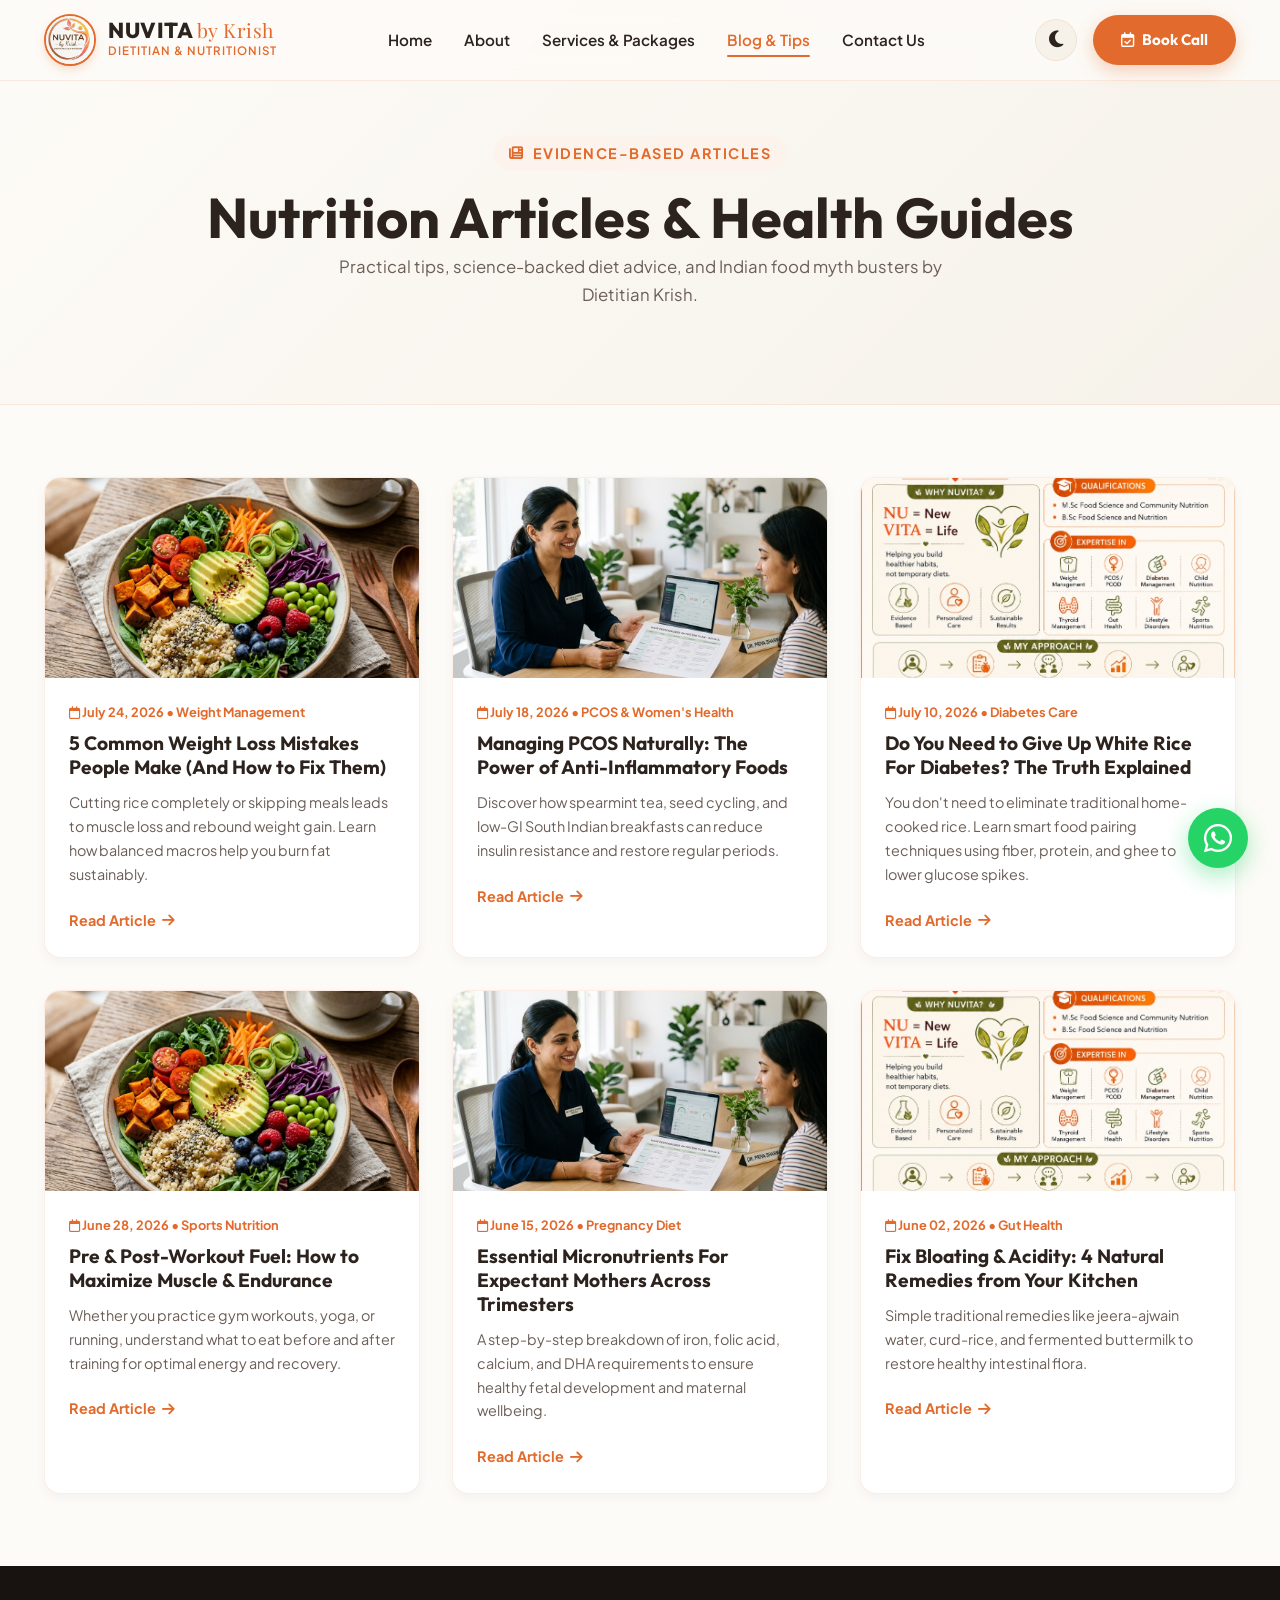
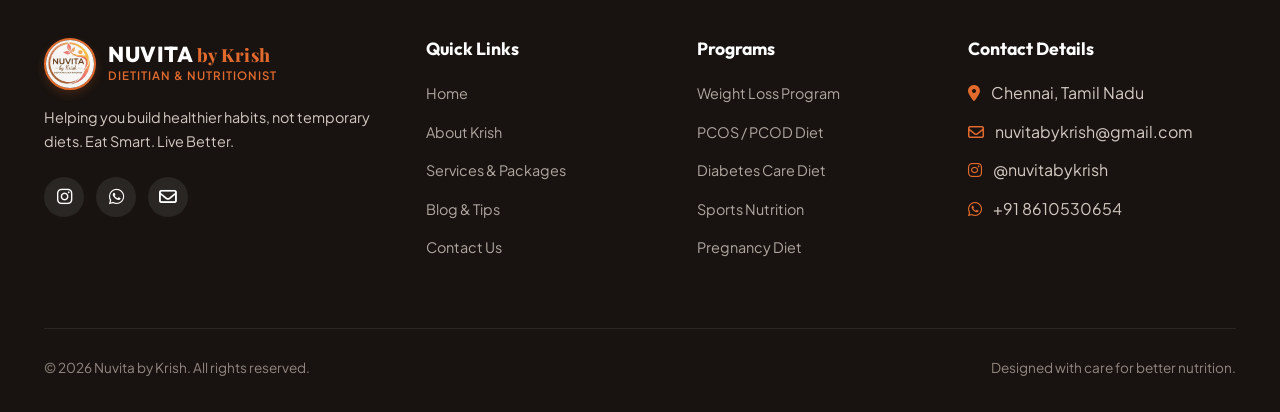
<file: blog.html>
<!DOCTYPE html>
<html lang="en">

<head>
  <meta charset="UTF-8">
  <meta name="viewport" content="width=device-width, initial-scale=1.0">
  <title>Nutrition Blog & Health Tips | Nuvita by Krish</title>
  <meta name="description"
    content="Read expert nutrition tips, PCOS management advice, Indian diet myths, and diabetes management guides written by Dietitian Krish.">

  <!-- Google Fonts -->
  <link rel="preconnect" href="https://fonts.googleapis.com">
  <link rel="preconnect" href="https://fonts.gstatic.com" crossorigin>
  <link
    href="https://fonts.googleapis.com/css2?family=Outfit:wght@400;500;600;700;800&family=Playfair+Display:ital,wght@1,600&family=Plus+Jakarta+Sans:wght@400;500;600;700&display=swap"
    rel="stylesheet">

  <!-- Font Awesome Icons -->
  <link rel="stylesheet" href="https://cdnjs.cloudflare.com/ajax/libs/font-awesome/6.4.0/css/all.min.css">

  <!-- Google Analytics 4 (GA4) Tag -->
  <script async src="https://www.googletagmanager.com/gtag/js?id=G-9WJXYG3HTG"></script>
  <script>
    window.dataLayer = window.dataLayer || [];
    function gtag() { dataLayer.push(arguments); }
    gtag('js', new Date());

    gtag('config', 'G-9WJXYG3HTG', {
      'send_page_view': true
    });
  </script>

  <!-- Main Stylesheet -->
  <link rel="stylesheet" href="css/style.css">
</head>

<body>

  <!-- Navigation Bar -->
  <nav class="navbar" id="navbar">
    <div class="container">
      <a href="index.html" class="nav-brand">
        <img src="images/logo-circle.jpg" alt="Nuvita by Krish Logo" class="nav-logo-img">
        <div class="brand-text">
          <span class="brand-name">NUVITA <small
              style="font-family: var(--font-cursive); font-size: 0.9em; font-weight: normal; color: var(--primary);">by
              Krish</small></span>
          <span class="brand-subtitle">Dietitian & Nutritionist</span>
        </div>
      </a>

      <ul class="nav-links" id="navLinks">
        <li><a href="index.html" class="nav-link">Home</a></li>
        <li><a href="about.html" class="nav-link">About</a></li>
        <li><a href="services.html" class="nav-link">Services & Packages</a></li>
        <li><a href="blog.html" class="nav-link active">Blog & Tips</a></li>
        <li><a href="contact.html" class="nav-link">Contact Us</a></li>
      </ul>

      <div class="nav-actions">
        <button class="theme-toggle-btn" id="themeToggle" aria-label="Toggle theme">
          <i class="fa-solid fa-moon"></i>
        </button>
        <a href="contact.html" class="btn btn-primary"><i class="fa-regular fa-calendar-check"></i> Book Call</a>
        <button class="mobile-menu-btn" aria-label="Open mobile menu">
          <i class="fa-solid fa-bars"></i>
        </button>
      </div>
    </div>
  </nav>

  <!-- Page Header -->
  <section
    style="background: linear-gradient(135deg, var(--bg-main) 0%, var(--bg-alt) 100%); padding-top: 8.5rem; padding-bottom: 3.5rem; border-bottom: 1px solid var(--border-color);">
    <div class="container text-center">
      <span class="section-subtitle"><i class="fa-solid fa-newspaper"></i> Evidence-Based Articles</span>
      <h1>Nutrition Articles & Health Guides</h1>
      <p class="section-desc">Practical tips, science-backed diet advice, and Indian food myth busters by Dietitian
        Krish.</p>
    </div>
  </section>

  <!-- Main Blog Articles Grid -->
  <section class="blog-section" style="padding: 4.5rem 0;">
    <div class="container">
      <div class="blog-grid">
        <!-- Article 1 -->
        <article class="blog-card">
          <img src="images/hero-nutrition.png" alt="Weight Loss Mistakes" class="blog-img">
          <div class="blog-content">
            <span class="blog-date"><i class="fa-regular fa-calendar"></i> July 24, 2026 • Weight Management</span>
            <h3>5 Common Weight Loss Mistakes People Make (And How to Fix Them)</h3>
            <p>Cutting rice completely or skipping meals leads to muscle loss and rebound weight gain. Learn how
              balanced macros help you burn fat sustainably.</p>
            <a href="#" class="read-more"
              onclick="alert('Article summary: Focus on sustainable calorie deficits with adequate protein and fiber rather than crash starvation diets.'); return false;">Read
              Article <i class="fa-solid fa-arrow-right"></i></a>
          </div>
        </article>

        <!-- Article 2 -->
        <article class="blog-card">
          <img src="images/dietitian-consultation.png" alt="PCOS Diet Management" class="blog-img">
          <div class="blog-content">
            <span class="blog-date"><i class="fa-regular fa-calendar"></i> July 18, 2026 • PCOS & Women's Health</span>
            <h3>Managing PCOS Naturally: The Power of Anti-Inflammatory Foods</h3>
            <p>Discover how spearmint tea, seed cycling, and low-GI South Indian breakfasts can reduce insulin
              resistance and restore regular periods.</p>
            <a href="#" class="read-more"
              onclick="alert('Article summary: Combat PCOS by prioritizing glycemic stability, seed cycling (flax, pumpkin, sesame, sunflower), and stress management.'); return false;">Read
              Article <i class="fa-solid fa-arrow-right"></i></a>
          </div>
        </article>

        <!-- Article 3 -->
        <article class="blog-card">
          <img src="images/nuvita-infographic.jpg" alt="Diabetes Rice Myth" class="blog-img">
          <div class="blog-content">
            <span class="blog-date"><i class="fa-regular fa-calendar"></i> July 10, 2026 • Diabetes Care</span>
            <h3>Do You Need to Give Up White Rice For Diabetes? The Truth Explained</h3>
            <p>You don't need to eliminate traditional home-cooked rice. Learn smart food pairing techniques using
              fiber, protein, and ghee to lower glucose spikes.</p>
            <a href="#" class="read-more"
              onclick="alert('Article summary: Combining white rice with pulse-rich sambar, leafy greens, and protein buffers blood sugar effectively.'); return false;">Read
              Article <i class="fa-solid fa-arrow-right"></i></a>
          </div>
        </article>

        <!-- Article 4 -->
        <article class="blog-card">
          <img src="images/hero-nutrition.png" alt="Sports Fueling" class="blog-img">
          <div class="blog-content">
            <span class="blog-date"><i class="fa-regular fa-calendar"></i> June 28, 2026 • Sports Nutrition</span>
            <h3>Pre & Post-Workout Fuel: How to Maximize Muscle & Endurance</h3>
            <p>Whether you practice gym workouts, yoga, or running, understand what to eat before and after training for
              optimal energy and recovery.</p>
            <a href="#" class="read-more"
              onclick="alert('Article summary: Eat complex carbs 60-90 minutes prior to workouts, followed by protein and hydration within 45 minutes after training.'); return false;">Read
              Article <i class="fa-solid fa-arrow-right"></i></a>
          </div>
        </article>

        <!-- Article 5 -->
        <article class="blog-card">
          <img src="images/dietitian-consultation.png" alt="Pregnancy Nutrition" class="blog-img">
          <div class="blog-content">
            <span class="blog-date"><i class="fa-regular fa-calendar"></i> June 15, 2026 • Pregnancy Diet</span>
            <h3>Essential Micronutrients For Expectant Mothers Across Trimesters</h3>
            <p>A step-by-step breakdown of iron, folic acid, calcium, and DHA requirements to ensure healthy fetal
              development and maternal wellbeing.</p>
            <a href="#" class="read-more"
              onclick="alert('Article summary: Prioritize folate in 1st trimester, iron and calcium in 2nd/3rd trimesters through whole food sources.'); return false;">Read
              Article <i class="fa-solid fa-arrow-right"></i></a>
          </div>
        </article>

        <!-- Article 6 -->
        <article class="blog-card">
          <img src="images/nuvita-infographic.jpg" alt="Gut Health Reset" class="blog-img">
          <div class="blog-content">
            <span class="blog-date"><i class="fa-regular fa-calendar"></i> June 02, 2026 • Gut Health</span>
            <h3>Fix Bloating & Acidity: 4 Natural Remedies from Your Kitchen</h3>
            <p>Simple traditional remedies like jeera-ajwain water, curd-rice, and fermented buttermilk to restore
              healthy intestinal flora.</p>
            <a href="#" class="read-more"
              onclick="alert('Article summary: Natural probiotics and spices can calm stomach inflammation and improve digestion naturally.'); return false;">Read
              Article <i class="fa-solid fa-arrow-right"></i></a>
          </div>
        </article>
      </div>
    </div>
  </section>

  <!-- Floating WhatsApp Button -->
  <a href="https://wa.me/918610530654?text=Hi%20Nuvita%20by%20Krish!%20I%20read%20your%20blog%20and%20want%20to%20consult."
    target="_blank" class="whatsapp-float" aria-label="Chat on WhatsApp">
    <i class="fa-brands fa-whatsapp"></i>
    <span class="tooltip-text">Chat with Dietitian Krish</span>
  </a>

  <!-- Footer -->
  <footer class="footer">
    <div class="container">
      <div class="footer-grid">
        <div class="footer-brand">
          <a href="index.html" class="nav-brand">
            <img src="images/logo-circle.jpg" alt="Nuvita Logo" class="nav-logo-img">
            <div class="brand-text">
              <span class="brand-name">NUVITA <small style="font-family: var(--font-cursive); color: var(--primary);">by
                  Krish</small></span>
              <span class="brand-subtitle" style="color: var(--primary);">Dietitian & Nutritionist</span>
            </div>
          </a>
          <p>Helping you build healthier habits, not temporary diets. Eat Smart. Live Better.</p>
          <div class="social-links">
            <a href="https://instagram.com/nuvitabykrish" target="_blank" class="social-link"><i
                class="fa-brands fa-instagram"></i></a>
            <a href="https://wa.me/918610530654" target="_blank" class="social-link"><i
                class="fa-brands fa-whatsapp"></i></a>
            <a href="mailto:nuvitabykrish@gmail.com" class="social-link"><i class="fa-regular fa-envelope"></i></a>
          </div>
        </div>

        <div class="footer-col">
          <h4>Quick Links</h4>
          <ul class="footer-links">
            <li><a href="index.html">Home</a></li>
            <li><a href="about.html">About Krish</a></li>
            <li><a href="services.html">Services & Packages</a></li>
            <li><a href="blog.html">Blog & Tips</a></li>
            <li><a href="contact.html">Contact Us</a></li>
          </ul>
        </div>

        <div class="footer-col">
          <h4>Programs</h4>
          <ul class="footer-links">
            <li><a href="services.html">Weight Loss Program</a></li>
            <li><a href="services.html">PCOS / PCOD Diet</a></li>
            <li><a href="services.html">Diabetes Care Diet</a></li>
            <li><a href="services.html">Sports Nutrition</a></li>
            <li><a href="services.html">Pregnancy Diet</a></li>
          </ul>
        </div>

        <div class="footer-col">
          <h4>Contact Details</h4>
          <ul class="footer-links">
            <li><i class="fa-solid fa-location-dot" style="color: var(--primary); margin-right: 0.5rem;"></i> Chennai,
              Tamil Nadu</li>
            <li><i class="fa-regular fa-envelope" style="color: var(--primary); margin-right: 0.5rem;"></i>
              nuvitabykrish@gmail.com</li>
            <li><i class="fa-brands fa-instagram" style="color: var(--primary); margin-right: 0.5rem;"></i>
              @nuvitabykrish</li>
            <li><i class="fa-brands fa-whatsapp" style="color: var(--primary); margin-right: 0.5rem;"></i> +91
              8610530654</li>
          </ul>
        </div>
      </div>

      <div class="footer-bottom">
        <p>&copy; 2026 Nuvita by Krish. All rights reserved.</p>
        <p>Designed with care for better nutrition.</p>
      </div>
    </div>
  </footer>

  <script src="js/script.js"></script>
</body>

</html>
</file>
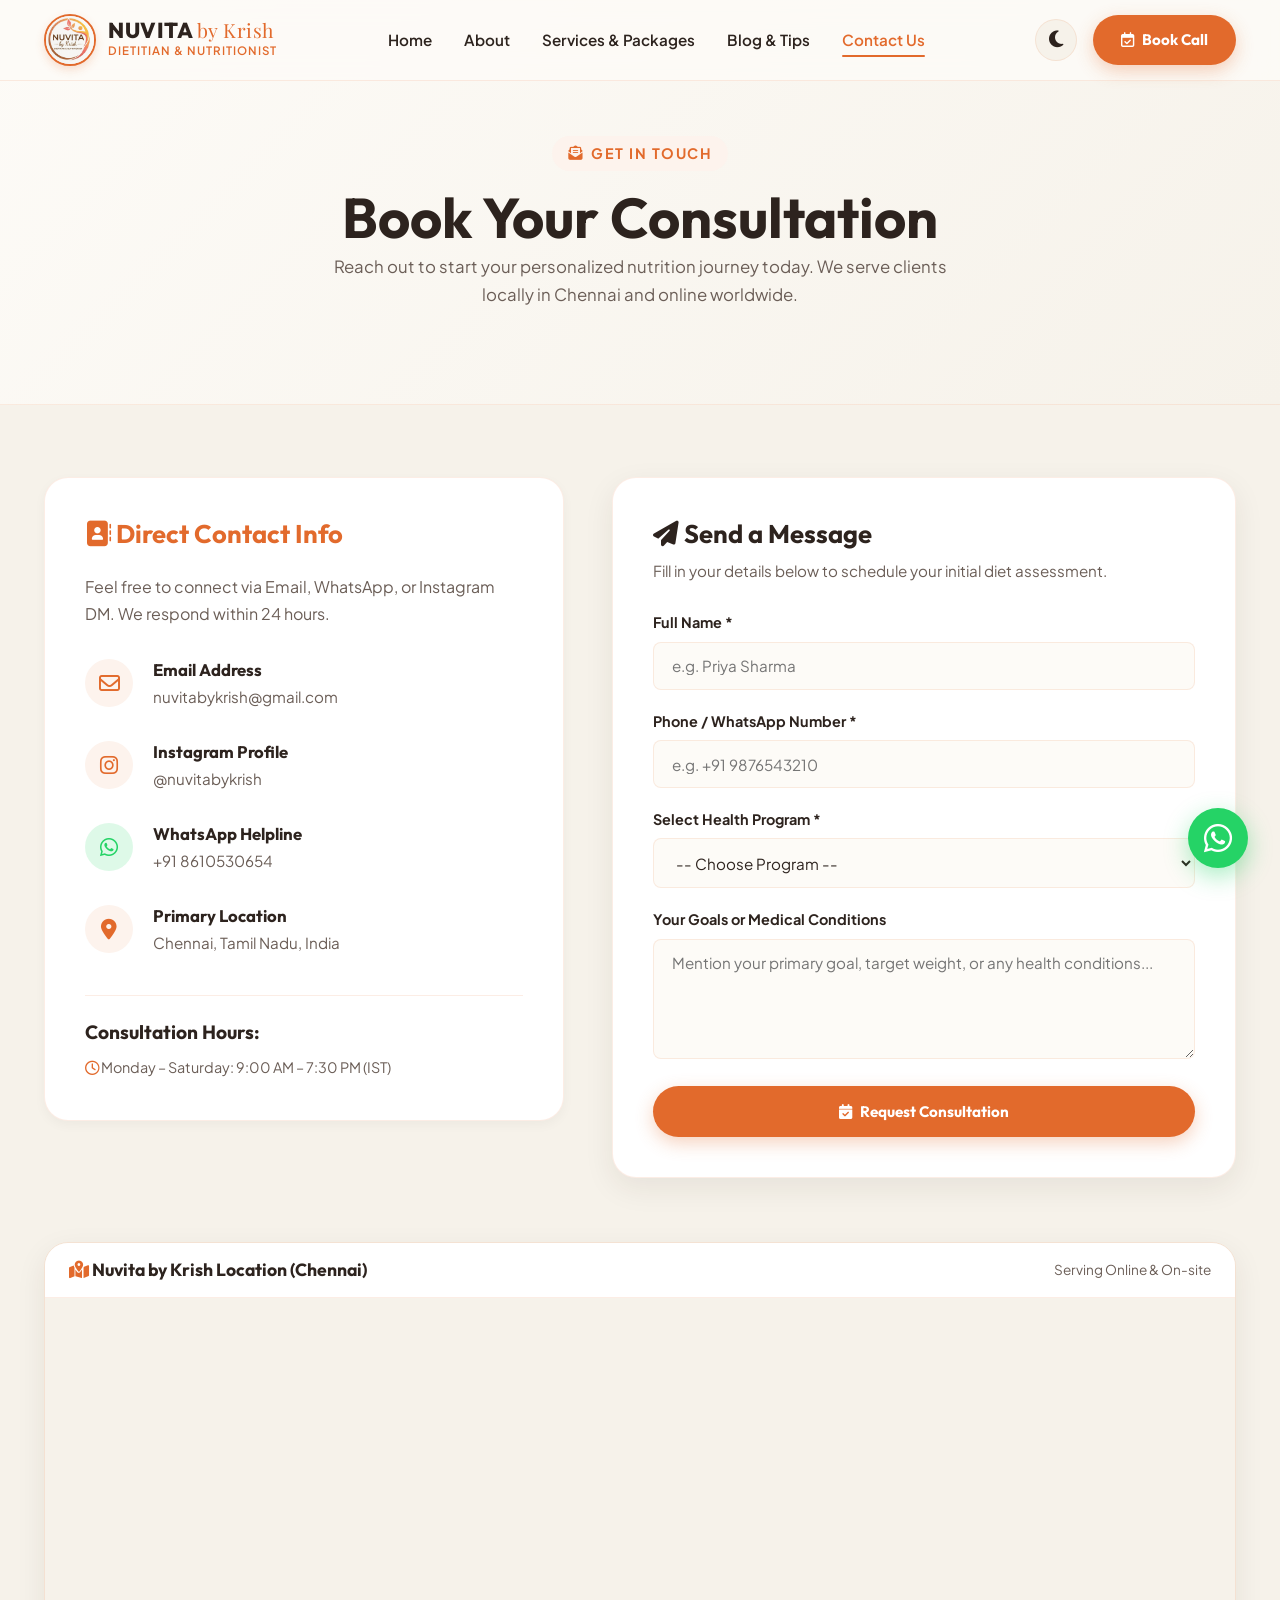
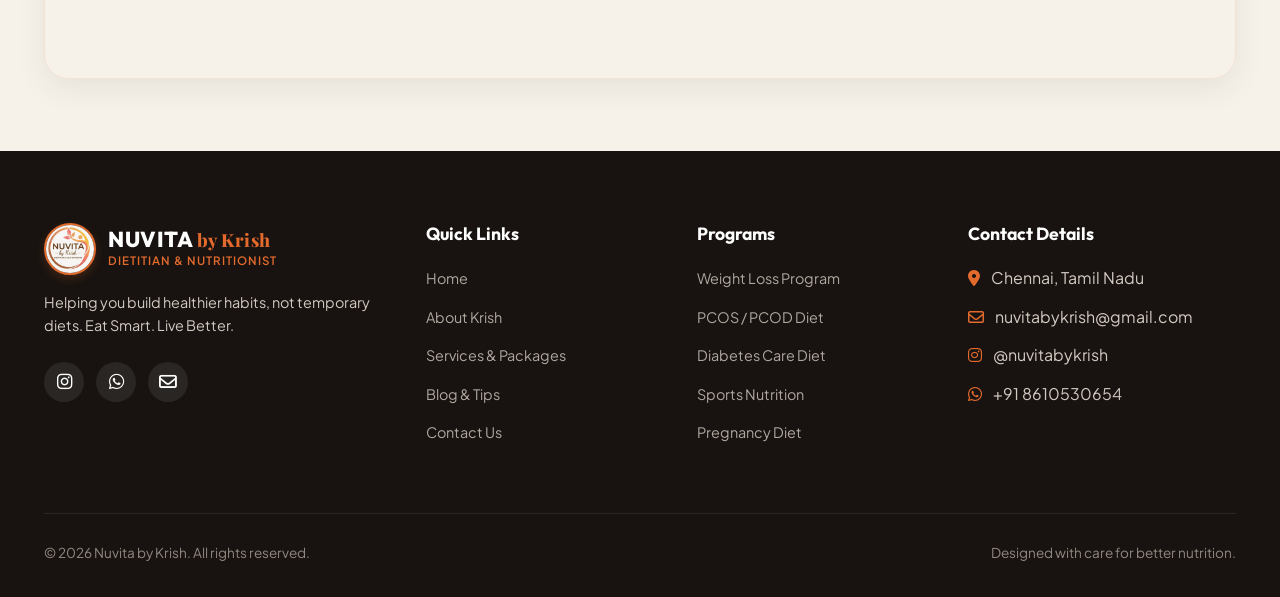
<file: contact.html>
<!DOCTYPE html>
<html lang="en">

<head>
  <meta charset="UTF-8">
  <meta name="viewport" content="width=device-width, initial-scale=1.0">
  <title>Contact & Book Consultation | Nuvita by Krish</title>
  <meta name="description"
    content="Book a diet consultation with Dietitian Krish in Chennai. Contact via Email: nuvitabykrish@gmail.com, Instagram: @nuvitabykrish or WhatsApp: +91 8610530654">

  <!-- Google Fonts -->
  <link rel="preconnect" href="https://fonts.googleapis.com">
  <link rel="preconnect" href="https://fonts.gstatic.com" crossorigin>
  <link
    href="https://fonts.googleapis.com/css2?family=Outfit:wght@400;500;600;700;800&family=Playfair+Display:ital,wght@1,600&family=Plus+Jakarta+Sans:wght@400;500;600;700&display=swap"
    rel="stylesheet">

  <!-- Font Awesome Icons -->
  <link rel="stylesheet" href="https://cdnjs.cloudflare.com/ajax/libs/font-awesome/6.4.0/css/all.min.css">

  <!-- Google Analytics 4 (GA4) Tag -->
  <script async src="https://www.googletagmanager.com/gtag/js?id=G-9WJXYG3HTG"></script>
  <script>
    window.dataLayer = window.dataLayer || [];
    function gtag() { dataLayer.push(arguments); }
    gtag('js', new Date());

    gtag('config', 'G-9WJXYG3HTG', {
      'send_page_view': true
    });
  </script>

  <!-- Main Stylesheet -->
  <link rel="stylesheet" href="css/style.css">
</head>

<body>

  <!-- Navigation Bar -->
  <nav class="navbar" id="navbar">
    <div class="container">
      <a href="index.html" class="nav-brand">
        <img src="images/logo-circle.jpg" alt="Nuvita by Krish Logo" class="nav-logo-img">
        <div class="brand-text">
          <span class="brand-name">NUVITA <small
              style="font-family: var(--font-cursive); font-size: 0.9em; font-weight: normal; color: var(--primary);">by
              Krish</small></span>
          <span class="brand-subtitle">Dietitian & Nutritionist</span>
        </div>
      </a>

      <ul class="nav-links" id="navLinks">
        <li><a href="index.html" class="nav-link">Home</a></li>
        <li><a href="about.html" class="nav-link">About</a></li>
        <li><a href="services.html" class="nav-link">Services & Packages</a></li>
        <li><a href="blog.html" class="nav-link">Blog & Tips</a></li>
        <li><a href="contact.html" class="nav-link active">Contact Us</a></li>
      </ul>

      <div class="nav-actions">
        <button class="theme-toggle-btn" id="themeToggle" aria-label="Toggle theme">
          <i class="fa-solid fa-moon"></i>
        </button>
        <a href="contact.html" class="btn btn-primary"><i class="fa-regular fa-calendar-check"></i> Book Call</a>
        <button class="mobile-menu-btn" aria-label="Open mobile menu">
          <i class="fa-solid fa-bars"></i>
        </button>
      </div>
    </div>
  </nav>

  <!-- Page Header -->
  <section
    style="background: linear-gradient(135deg, var(--bg-main) 0%, var(--bg-alt) 100%); padding-top: 8.5rem; padding-bottom: 3.5rem; border-bottom: 1px solid var(--border-color);">
    <div class="container text-center">
      <span class="section-subtitle"><i class="fa-solid fa-envelope-open-text"></i> Get In Touch</span>
      <h1>Book Your Consultation</h1>
      <p class="section-desc">Reach out to start your personalized nutrition journey today. We serve clients locally in
        Chennai and online worldwide.</p>
    </div>
  </section>

  <!-- Contact Form & Info Grid -->
  <section class="contact-section" style="padding: 4.5rem 0;">
    <div class="container">
      <div class="contact-grid">
        <!-- Direct Contact Details Card -->
        <div class="contact-info-box">
          <h2 style="margin-bottom: 1.5rem; font-size: 1.6rem; color: var(--primary);"><i
              class="fa-solid fa-address-book"></i> Direct Contact Info</h2>
          <p style="color: var(--text-muted); margin-bottom: 2rem;">
            Feel free to connect via Email, WhatsApp, or Instagram DM. We respond within 24 hours.
          </p>

          <div class="info-item">
            <div class="info-icon"><i class="fa-regular fa-envelope"></i></div>
            <div class="info-text">
              <h4>Email Address</h4>
              <p><a href="mailto:nuvitabykrish@gmail.com">nuvitabykrish@gmail.com</a></p>
            </div>
          </div>

          <div class="info-item">
            <div class="info-icon"><i class="fa-brands fa-instagram"></i></div>
            <div class="info-text">
              <h4>Instagram Profile</h4>
              <p><a href="https://instagram.com/nuvitabykrish" target="_blank">@nuvitabykrish</a></p>
            </div>
          </div>

          <div class="info-item">
            <div class="info-icon" style="background: rgba(37, 211, 102, 0.15); color: var(--whatsapp-color);"><i
                class="fa-brands fa-whatsapp"></i></div>
            <div class="info-text">
              <h4>WhatsApp Helpline</h4>
              <p><a href="https://wa.me/918610530654" target="_blank">+91 8610530654</a></p>
            </div>
          </div>

          <div class="info-item">
            <div class="info-icon"><i class="fa-solid fa-location-dot"></i></div>
            <div class="info-text">
              <h4>Primary Location</h4>
              <p>Chennai, Tamil Nadu, India</p>
            </div>
          </div>

          <div style="margin-top: 2.5rem; padding-top: 1.5rem; border-top: 1px solid var(--border-color);">
            <h4 style="margin-bottom: 0.75rem;">Consultation Hours:</h4>
            <p style="font-size: 0.9rem; color: var(--text-muted);"><i class="fa-regular fa-clock"
                style="color: var(--primary);"></i> Monday – Saturday: 9:00 AM – 7:30 PM (IST)</p>
          </div>
        </div>

        <!-- Consultation Booking Form -->
        <div class="contact-form-box">
          <h2 style="margin-bottom: 0.5rem; font-size: 1.6rem;"><i class="fa-solid fa-paper-plane"></i> Send a Message
          </h2>
          <p style="color: var(--text-muted); margin-bottom: 1.75rem; font-size: 0.95rem;">
            Fill in your details below to schedule your initial diet assessment.
          </p>

          <form id="consultationForm">
            <div class="form-group">
              <label for="formName">Full Name *</label>
              <input type="text" id="formName" class="form-control" placeholder="e.g. Priya Sharma" required>
            </div>

            <div class="form-group">
              <label for="formPhone">Phone / WhatsApp Number *</label>
              <input type="tel" id="formPhone" class="form-control" placeholder="e.g. +91 9876543210" required>
            </div>

            <div class="form-group">
              <label for="formService">Select Health Program *</label>
              <select id="formService" class="form-control" required>
                <option value="" disabled selected>-- Choose Program --</option>
                <option value="Weight Loss & Fat Management">Weight Loss & Fat Management</option>
                <option value="PCOS / PCOD Management">PCOS / PCOD Management</option>
                <option value="Diabetes Care & HbA1c Control">Diabetes Care & HbA1c Control</option>
                <option value="Sports & Athletic Nutrition">Sports & Athletic Nutrition</option>
                <option value="Pregnancy & Postnatal Diet">Pregnancy & Postnatal Diet</option>
                <option value="Child Nutrition & Gut Health">Child Nutrition & Gut Health</option>
                <option value="General Diet Consultation">General Diet Consultation</option>
              </select>
            </div>

            <div class="form-group">
              <label for="formMessage">Your Goals or Medical Conditions</label>
              <textarea id="formMessage" class="form-control"
                placeholder="Mention your primary goal, target weight, or any health conditions..."></textarea>
            </div>

            <button type="submit" class="btn btn-primary" style="width: 100%; padding: 1rem;"><i
                class="fa-solid fa-calendar-check"></i> Request Consultation</button>

            <div id="formResponse" style="display: none;"></div>
          </form>
        </div>
      </div>

      <!-- Google Maps Embed Section -->
      <div class="map-wrapper" style="margin-top: 4rem;">
        <div
          style="background: var(--bg-surface); padding: 1rem 1.5rem; border-bottom: 1px solid var(--border-color); display: flex; align-items: center; justify-content: space-between;">
          <h3 style="font-size: 1.1rem;"><i class="fa-solid fa-map-location-dot" style="color: var(--primary);"></i>
            Nuvita by Krish Location (Chennai)</h3>
          <span style="font-size: 0.85rem; color: var(--text-muted);">Serving Online & On-site</span>
        </div>
        <iframe
          src="https://www.google.com/maps/embed?pb=!1m18!1m12!1m3!1d248849.886539092!2d80.06892419736859!3d13.047486000000005!2m3!1f0!2f0!3f0!3m2!1i1024!2i768!4f13.1!3m3!1m2!1s0x3a5265ea4f7d3361%3A0x6e61a703700e0473!2sChennai%2C%20Tamil%20Nadu!5e0!3m2!1sen!2sin!4v1700000000000!5m2!1sen!2sin"
          allowfullscreen="" loading="lazy" referrerpolicy="no-referrer-when-downgrade">
        </iframe>
      </div>
    </div>
  </section>

  <!-- Floating WhatsApp Button -->
  <a href="https://wa.me/918610530654?text=Hi%20Nuvita%20by%20Krish!%20I%20want%20to%20book%20a%20consultation."
    target="_blank" class="whatsapp-float" aria-label="Chat on WhatsApp">
    <i class="fa-brands fa-whatsapp"></i>
    <span class="tooltip-text">Chat with Dietitian Krish</span>
  </a>

  <!-- Footer -->
  <footer class="footer">
    <div class="container">
      <div class="footer-grid">
        <div class="footer-brand">
          <a href="index.html" class="nav-brand">
            <img src="images/logo-circle.jpg" alt="Nuvita Logo" class="nav-logo-img">
            <div class="brand-text">
              <span class="brand-name">NUVITA <small style="font-family: var(--font-cursive); color: var(--primary);">by
                  Krish</small></span>
              <span class="brand-subtitle" style="color: var(--primary);">Dietitian & Nutritionist</span>
            </div>
          </a>
          <p>Helping you build healthier habits, not temporary diets. Eat Smart. Live Better.</p>
          <div class="social-links">
            <a href="https://instagram.com/nuvitabykrish" target="_blank" class="social-link"><i
                class="fa-brands fa-instagram"></i></a>
            <a href="https://wa.me/918610530654" target="_blank" class="social-link"><i
                class="fa-brands fa-whatsapp"></i></a>
            <a href="mailto:nuvitabykrish@gmail.com" class="social-link"><i class="fa-regular fa-envelope"></i></a>
          </div>
        </div>

        <div class="footer-col">
          <h4>Quick Links</h4>
          <ul class="footer-links">
            <li><a href="index.html">Home</a></li>
            <li><a href="about.html">About Krish</a></li>
            <li><a href="services.html">Services & Packages</a></li>
            <li><a href="blog.html">Blog & Tips</a></li>
            <li><a href="contact.html">Contact Us</a></li>
          </ul>
        </div>

        <div class="footer-col">
          <h4>Programs</h4>
          <ul class="footer-links">
            <li><a href="services.html">Weight Loss Program</a></li>
            <li><a href="services.html">PCOS / PCOD Diet</a></li>
            <li><a href="services.html">Diabetes Care Diet</a></li>
            <li><a href="services.html">Sports Nutrition</a></li>
            <li><a href="services.html">Pregnancy Diet</a></li>
          </ul>
        </div>

        <div class="footer-col">
          <h4>Contact Details</h4>
          <ul class="footer-links">
            <li><i class="fa-solid fa-location-dot" style="color: var(--primary); margin-right: 0.5rem;"></i> Chennai,
              Tamil Nadu</li>
            <li><i class="fa-regular fa-envelope" style="color: var(--primary); margin-right: 0.5rem;"></i>
              nuvitabykrish@gmail.com</li>
            <li><i class="fa-brands fa-instagram" style="color: var(--primary); margin-right: 0.5rem;"></i>
              @nuvitabykrish</li>
            <li><i class="fa-brands fa-whatsapp" style="color: var(--primary); margin-right: 0.5rem;"></i> +91
              8610530654</li>
          </ul>
        </div>
      </div>

      <div class="footer-bottom">
        <p>&copy; 2026 Nuvita by Krish. All rights reserved.</p>
        <p>Designed with care for better nutrition.</p>
      </div>
    </div>
  </footer>

  <script src="js/script.js"></script>
</body>

</html>
</file>
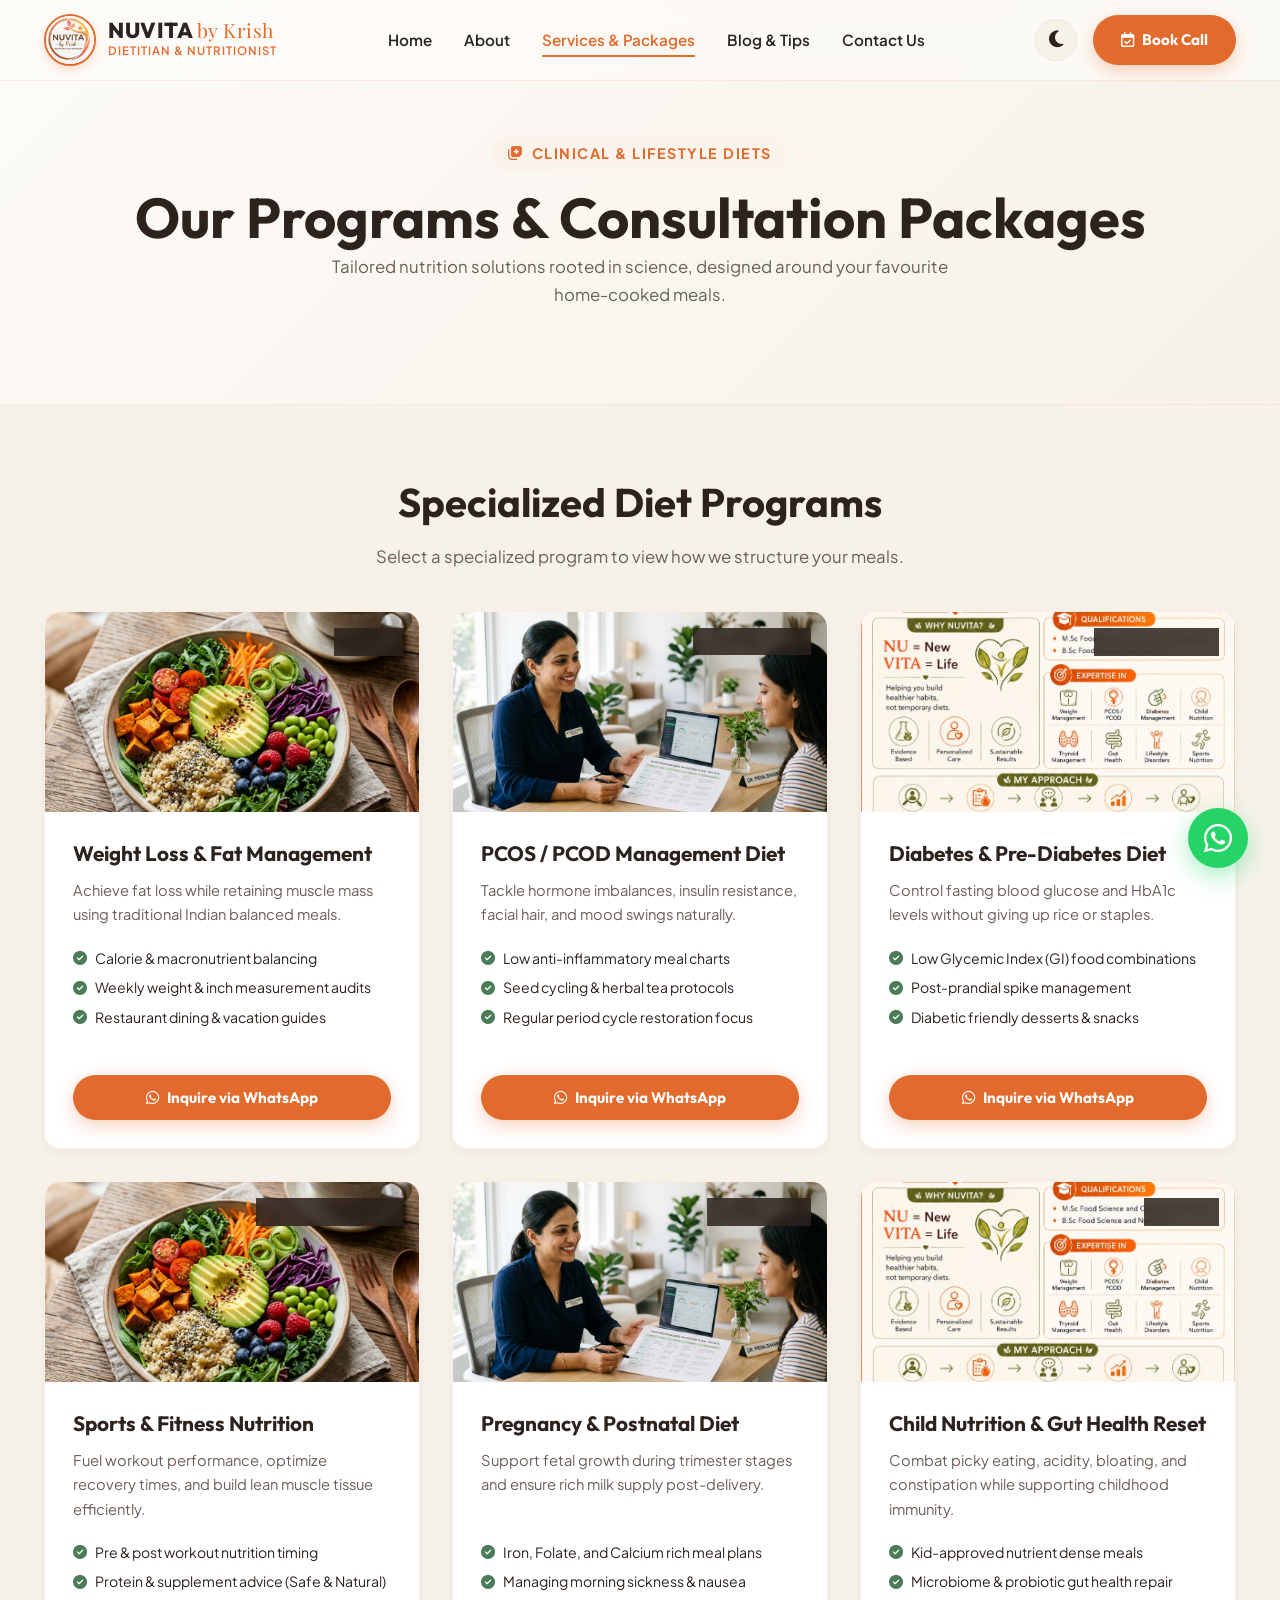
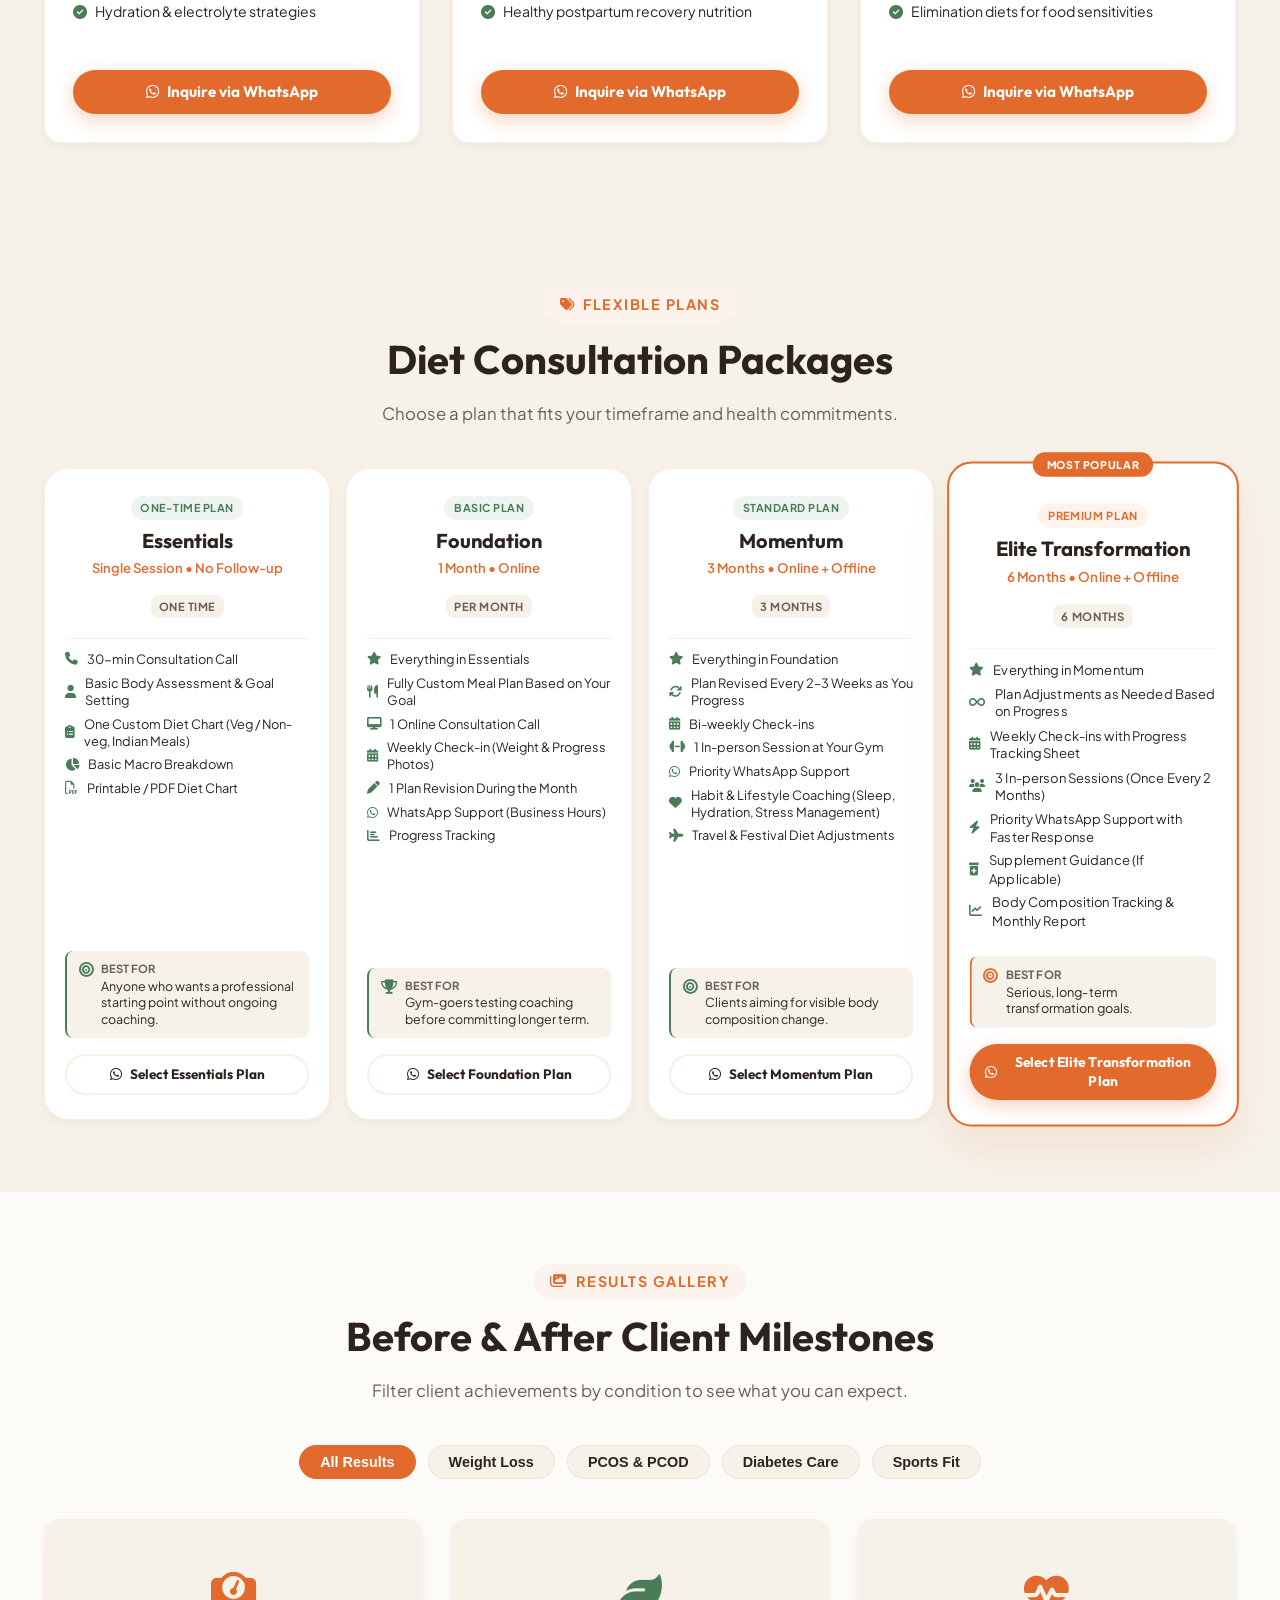
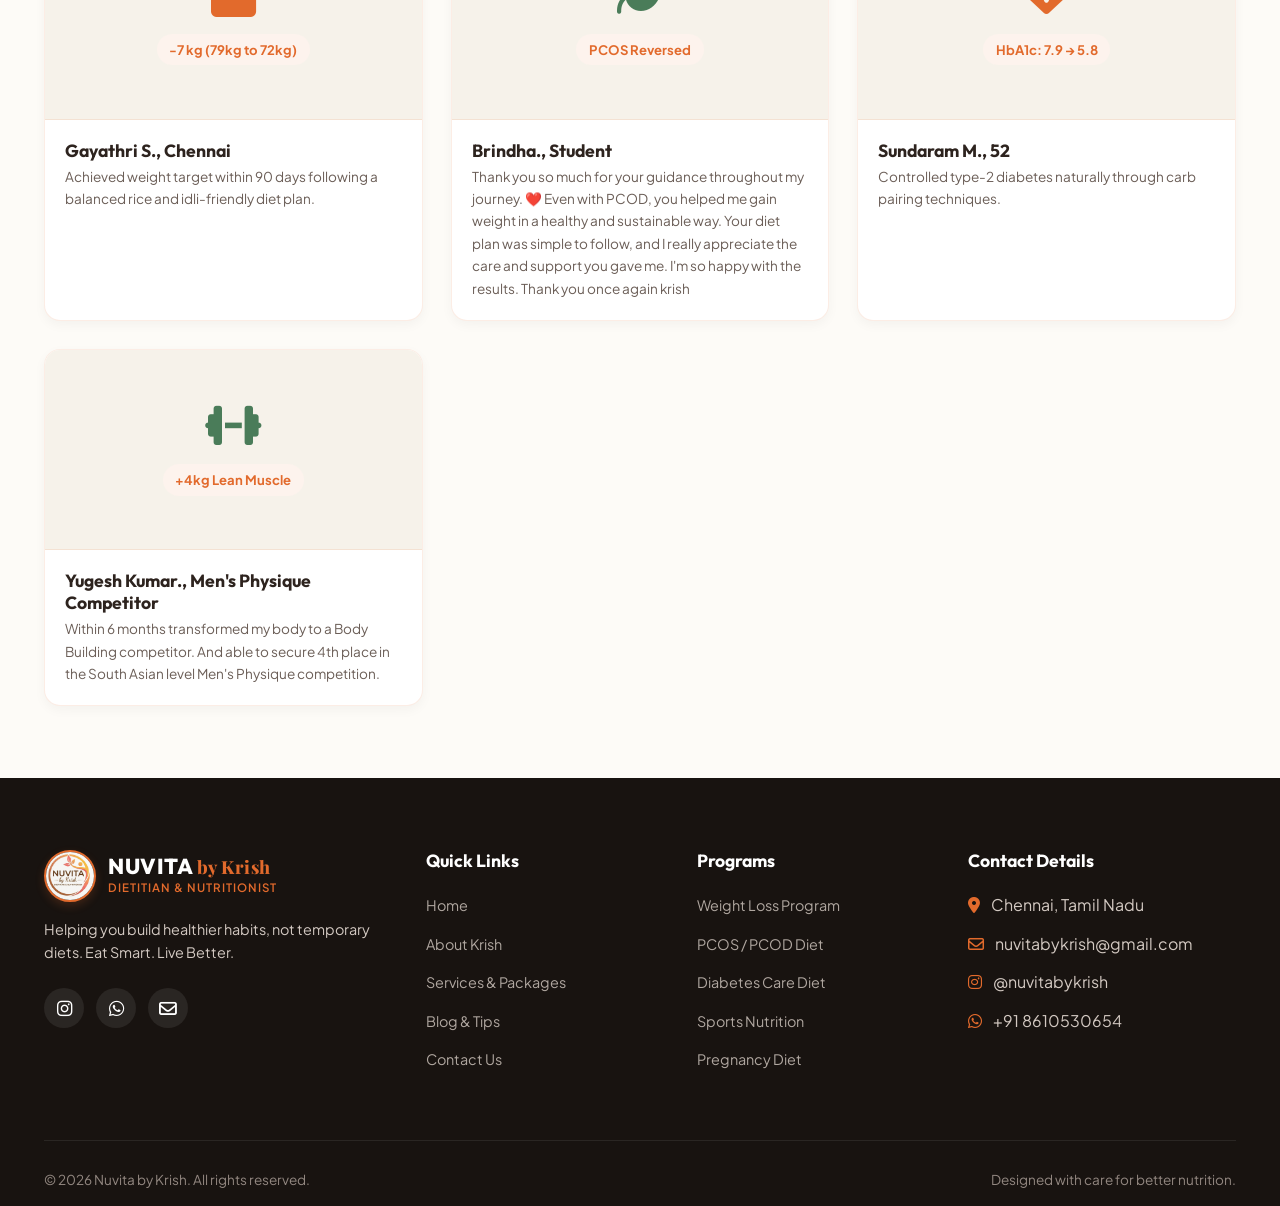
<file: services.html>
<!DOCTYPE html>
<html lang="en">

<head>
  <meta charset="UTF-8">
  <meta name="viewport" content="width=device-width, initial-scale=1.0">
  <title>Nutrition Services & Packages | Nuvita by Krish</title>
  <meta name="description"
    content="Explore custom diet consultation programs for Weight Loss, PCOS/PCOD, Diabetes Management, Sports Nutrition, Pregnancy & Child Care with Dietitian Krish in Chennai.">

  <!-- Google Fonts -->
  <link rel="preconnect" href="https://fonts.googleapis.com">
  <link rel="preconnect" href="https://fonts.gstatic.com" crossorigin>
  <link
    href="https://fonts.googleapis.com/css2?family=Outfit:wght@400;500;600;700;800&family=Playfair+Display:ital,wght@1,600&family=Plus+Jakarta+Sans:wght@400;500;600;700&display=swap"
    rel="stylesheet">

  <!-- Font Awesome Icons -->
  <link rel="stylesheet" href="https://cdnjs.cloudflare.com/ajax/libs/font-awesome/6.4.0/css/all.min.css">

  <!-- Google Analytics 4 (GA4) Tag -->
  <script async src="https://www.googletagmanager.com/gtag/js?id=G-9WJXYG3HTG"></script>
  <script>
    window.dataLayer = window.dataLayer || [];
    function gtag() { dataLayer.push(arguments); }
    gtag('js', new Date());

    gtag('config', 'G-9WJXYG3HTG', {
      'send_page_view': true
    });
  </script>

  <!-- Main Stylesheet -->
  <link rel="stylesheet" href="css/style.css">

  <!-- Inline Style Override for Consultation Packages Layout to prevent Cache Issues -->
  <style>
    .packages-grid {
      display: grid !important;
      grid-template-columns: repeat(4, 1fr) !important;
      gap: 1rem !important;
      align-items: stretch !important;
    }

    .package-card {
      background: var(--bg-surface) !important;
      border-radius: var(--radius-lg) !important;
      padding: 1.5rem 1.15rem !important;
      border: 1px solid var(--border-color) !important;
      box-shadow: var(--shadow-sm) !important;
      position: relative !important;
      transition: var(--transition) !important;
      display: flex !important;
      flex-direction: column !important;
      justify-content: space-between !important;
    }

    .package-card.popular {
      border: 2px solid var(--primary) !important;
      box-shadow: var(--shadow-lg) !important;
      transform: scale(1.02) !important;
      z-index: 2 !important;
      padding-top: 2.25rem !important;
    }

    .popular-badge {
      font-size: 0.65rem !important;
      font-weight: 800 !important;
      padding: 0.2rem 0.85rem !important;
      letter-spacing: 0.5px !important;
      top: -11px !important;
    }

    .package-badge {
      display: inline-block !important;
      padding: 0.2rem 0.6rem !important;
      font-size: 0.68rem !important;
      font-weight: 700 !important;
      text-transform: uppercase !important;
      background: var(--secondary-light) !important;
      color: var(--secondary) !important;
      border-radius: var(--radius-full) !important;
      margin-bottom: 0.5rem !important;
      letter-spacing: 0.5px !important;
    }

    .package-card.popular .package-badge {
      background: var(--primary-light) !important;
      color: var(--primary) !important;
    }

    .package-header {
      padding-bottom: 0.75rem !important;
      margin-bottom: 0.75rem !important;
    }

    .package-header h3 {
      font-size: 1.25rem !important;
      margin-bottom: 0.25rem !important;
    }

    .package-duration {
      font-size: 0.82rem !important;
      font-weight: 600 !important;
      color: var(--primary) !important;
    }

    .package-price-box {
      margin: 0.75rem 0 0.5rem 0 !important;
      display: flex !important;
      flex-direction: column !important;
      align-items: center !important;
      justify-content: center !important;
    }

    .package-price-amount {
      font-size: 1.75rem !important;
      font-weight: 800 !important;
      color: var(--text-main) !important;
      line-height: 1 !important;
      display: flex !important;
      align-items: baseline !important;
      gap: 0.15rem !important;
    }

    .package-price-period {
      font-size: 0.7rem !important;
      font-weight: 700 !important;
      text-transform: uppercase !important;
      color: var(--text-muted) !important;
      letter-spacing: 0.5px !important;
      margin-top: 0.25rem !important;
      background: var(--bg-alt) !important;
      padding: 0.15rem 0.5rem !important;
      border-radius: var(--radius-sm) !important;
      display: inline-block !important;
    }

    .package-price-subtext {
      font-size: 0.78rem !important;
      color: var(--text-muted) !important;
      font-weight: 600 !important;
      margin-top: 0.25rem !important;
    }

    .package-best-for {
      background: var(--bg-alt) !important;
      border-radius: var(--radius-sm) !important;
      padding: 0.6rem 0.75rem !important;
      font-size: 0.78rem !important;
      color: var(--text-main) !important;
      margin-bottom: 1rem !important;
      display: flex !important;
      align-items: flex-start !important;
      gap: 0.5rem !important;
      text-align: left !important;
      border-left: 2px solid var(--secondary) !important;
      line-height: 1.35 !important;
    }

    .package-card.popular .package-best-for {
      border-left-color: var(--primary) !important;
    }

    .package-best-for i {
      color: var(--secondary) !important;
      margin-top: 0.15rem !important;
      font-size: 0.9rem !important;
      flex-shrink: 0 !important;
    }

    .package-card.popular .package-best-for i {
      color: var(--primary) !important;
    }

    .package-best-for span {
      display: block !important;
    }

    .package-best-for strong {
      display: block !important;
      font-size: 0.7rem !important;
      text-transform: uppercase !important;
      color: var(--text-muted) !important;
      margin-bottom: 0.1rem !important;
    }

    .package-list {
      margin-bottom: 1.25rem !important;
      flex-grow: 1 !important;
    }

    .package-list li {
      font-size: 0.8rem !important;
      margin-bottom: 0.4rem !important;
      line-height: 1.35 !important;
    }

    .package-card .btn {
      padding: 0.6rem 1rem !important;
      font-size: 0.85rem !important;
    }

    @media (max-width: 1150px) {
      .packages-grid {
        display: flex !important;
        overflow-x: auto !important;
        scroll-snap-type: x mandatory !important;
        gap: 1.5rem !important;
        padding: 1.5rem 1.5rem 2.5rem 1.5rem !important;
        margin: 0 -1.5rem !important;
        scrollbar-width: thin !important;
        -webkit-overflow-scrolling: touch !important;
      }

      .packages-grid::-webkit-scrollbar {
        height: 6px !important;
      }

      .packages-grid::-webkit-scrollbar-track {
        background: transparent !important;
      }

      .packages-grid::-webkit-scrollbar-thumb {
        background: var(--border-color) !important;
        border-radius: var(--radius-full) !important;
      }

      .package-card {
        flex: 0 0 310px !important;
        scroll-snap-align: center !important;
        transform: none !important;
        padding: 1.5rem 1.25rem !important;
      }
    }
  </style>
</head>

<body>

  <!-- Navigation Bar -->
  <nav class="navbar" id="navbar">
    <div class="container">
      <a href="index.html" class="nav-brand">
        <img src="images/logo-circle.jpg" alt="Nuvita by Krish Logo" class="nav-logo-img">
        <div class="brand-text">
          <span class="brand-name">NUVITA <small
              style="font-family: var(--font-cursive); font-size: 0.9em; font-weight: normal; color: var(--primary);">by
              Krish</small></span>
          <span class="brand-subtitle">Dietitian & Nutritionist</span>
        </div>
      </a>

      <ul class="nav-links" id="navLinks">
        <li><a href="index.html" class="nav-link">Home</a></li>
        <li><a href="about.html" class="nav-link">About</a></li>
        <li><a href="services.html" class="nav-link active">Services & Packages</a></li>
        <li><a href="blog.html" class="nav-link">Blog & Tips</a></li>
        <li><a href="contact.html" class="nav-link">Contact Us</a></li>
      </ul>

      <div class="nav-actions">
        <button class="theme-toggle-btn" id="themeToggle" aria-label="Toggle theme">
          <i class="fa-solid fa-moon"></i>
        </button>
        <a href="contact.html" class="btn btn-primary"><i class="fa-regular fa-calendar-check"></i> Book Call</a>
        <button class="mobile-menu-btn" aria-label="Open mobile menu">
          <i class="fa-solid fa-bars"></i>
        </button>
      </div>
    </div>
  </nav>

  <!-- Page Header -->
  <section
    style="background: linear-gradient(135deg, var(--bg-main) 0%, var(--bg-alt) 100%); padding-top: 8.5rem; padding-bottom: 3.5rem; border-bottom: 1px solid var(--border-color);">
    <div class="container text-center">
      <span class="section-subtitle"><i class="fa-solid fa-notes-medical"></i> Clinical & Lifestyle Diets</span>
      <h1>Our Programs & Consultation Packages</h1>
      <p class="section-desc">Tailored nutrition solutions rooted in science, designed around your favourite home-cooked
        meals.</p>
    </div>
  </section>

  <!-- Detailed Specialization Programs Grid -->
  <section class="services-section" style="padding: 4.5rem 0;">
    <div class="container">
      <div class="text-center">
        <h2 class="section-title">Specialized Diet Programs</h2>
        <p class="section-desc">Select a specialized program to view how we structure your meals.</p>
      </div>

      <div class="services-grid">
        <!-- 1. Weight Loss -->
        <div class="service-card" id="weight-loss">
          <div class="service-img-wrap">
            <img src="images/hero-nutrition.png" alt="Weight Loss Program">
            <span class="service-tag">Popular</span>
          </div>
          <div class="service-content">
            <h3>Weight Loss & Fat Management</h3>
            <p>Achieve fat loss while retaining muscle mass using traditional Indian balanced meals.</p>
            <ul class="service-features">
              <li><i class="fa-solid fa-circle-check"></i> Calorie & macronutrient balancing</li>
              <li><i class="fa-solid fa-circle-check"></i> Weekly weight & inch measurement audits</li>
              <li><i class="fa-solid fa-circle-check"></i> Restaurant dining & vacation guides</li>
            </ul>
            <button class="btn btn-primary trigger-whatsapp" data-package="Weight Loss Program"
              style="margin-top: 1rem; width: 100%;"><i class="fa-brands fa-whatsapp"></i> Inquire via WhatsApp</button>
          </div>
        </div>

        <!-- 2. PCOS / PCOD -->
        <div class="service-card" id="pcos">
          <div class="service-img-wrap">
            <img src="images/dietitian-consultation.png" alt="PCOS PCOD Nutrition">
            <span class="service-tag">Hormone Health</span>
          </div>
          <div class="service-content">
            <h3>PCOS / PCOD Management Diet</h3>
            <p>Tackle hormone imbalances, insulin resistance, facial hair, and mood swings naturally.</p>
            <ul class="service-features">
              <li><i class="fa-solid fa-circle-check"></i> Low anti-inflammatory meal charts</li>
              <li><i class="fa-solid fa-circle-check"></i> Seed cycling & herbal tea protocols</li>
              <li><i class="fa-solid fa-circle-check"></i> Regular period cycle restoration focus</li>
            </ul>
            <button class="btn btn-primary trigger-whatsapp" data-package="PCOS Management Diet"
              style="margin-top: 1rem; width: 100%;"><i class="fa-brands fa-whatsapp"></i> Inquire via WhatsApp</button>
          </div>
        </div>

        <!-- 3. Diabetes Diet -->
        <div class="service-card" id="diabetes">
          <div class="service-img-wrap">
            <img src="images/nuvita-infographic.jpg" alt="Diabetes Diet Management">
            <span class="service-tag">Glycemic Control</span>
          </div>
          <div class="service-content">
            <h3>Diabetes & Pre-Diabetes Diet</h3>
            <p>Control fasting blood glucose and HbA1c levels without giving up rice or staples.</p>
            <ul class="service-features">
              <li><i class="fa-solid fa-circle-check"></i> Low Glycemic Index (GI) food combinations</li>
              <li><i class="fa-solid fa-circle-check"></i> Post-prandial spike management</li>
              <li><i class="fa-solid fa-circle-check"></i> Diabetic friendly desserts & snacks</li>
            </ul>
            <button class="btn btn-primary trigger-whatsapp" data-package="Diabetes Care Program"
              style="margin-top: 1rem; width: 100%;"><i class="fa-brands fa-whatsapp"></i> Inquire via WhatsApp</button>
          </div>
        </div>

        <!-- 4. Sports Nutrition -->
        <div class="service-card" id="sports">
          <div class="service-img-wrap">
            <img src="images/hero-nutrition.png" alt="Sports Nutrition">
            <span class="service-tag">Athletic Performance</span>
          </div>
          <div class="service-content">
            <h3>Sports & Fitness Nutrition</h3>
            <p>Fuel workout performance, optimize recovery times, and build lean muscle tissue efficiently.</p>
            <ul class="service-features">
              <li><i class="fa-solid fa-circle-check"></i> Pre & post workout nutrition timing</li>
              <li><i class="fa-solid fa-circle-check"></i> Protein & supplement advice (Safe & Natural)</li>
              <li><i class="fa-solid fa-circle-check"></i> Hydration & electrolyte strategies</li>
            </ul>
            <button class="btn btn-primary trigger-whatsapp" data-package="Sports Nutrition Program"
              style="margin-top: 1rem; width: 100%;"><i class="fa-brands fa-whatsapp"></i> Inquire via WhatsApp</button>
          </div>
        </div>

        <!-- 5. Pregnancy & Postnatal -->
        <div class="service-card" id="pregnancy">
          <div class="service-img-wrap">
            <img src="images/dietitian-consultation.png" alt="Pregnancy Diet">
            <span class="service-tag">Maternal Care</span>
          </div>
          <div class="service-content">
            <h3>Pregnancy & Postnatal Diet</h3>
            <p>Support fetal growth during trimester stages and ensure rich milk supply post-delivery.</p>
            <ul class="service-features">
              <li><i class="fa-solid fa-circle-check"></i> Iron, Folate, and Calcium rich meal plans</li>
              <li><i class="fa-solid fa-circle-check"></i> Managing morning sickness & nausea</li>
              <li><i class="fa-solid fa-circle-check"></i> Healthy postpartum recovery nutrition</li>
            </ul>
            <button class="btn btn-primary trigger-whatsapp" data-package="Pregnancy Diet Program"
              style="margin-top: 1rem; width: 100%;"><i class="fa-brands fa-whatsapp"></i> Inquire via WhatsApp</button>
          </div>
        </div>

        <!-- 6. Child Nutrition & Gut Health -->
        <div class="service-card" id="child-gut">
          <div class="service-img-wrap">
            <img src="images/nuvita-infographic.jpg" alt="Child Nutrition and Gut Health">
            <span class="service-tag">Wellness</span>
          </div>
          <div class="service-content">
            <h3>Child Nutrition & Gut Health Reset</h3>
            <p>Combat picky eating, acidity, bloating, and constipation while supporting childhood immunity.</p>
            <ul class="service-features">
              <li><i class="fa-solid fa-circle-check"></i> Kid-approved nutrient dense meals</li>
              <li><i class="fa-solid fa-circle-check"></i> Microbiome & probiotic gut health repair</li>
              <li><i class="fa-solid fa-circle-check"></i> Elimination diets for food sensitivities</li>
            </ul>
            <button class="btn btn-primary trigger-whatsapp" data-package="Child & Gut Health Program"
              style="margin-top: 1rem; width: 100%;"><i class="fa-brands fa-whatsapp"></i> Inquire via WhatsApp</button>
          </div>
        </div>
      </div>
    </div>
  </section>

  <!-- Consultation Packages Pricing Section -->
  <section class="packages-section" id="packages" style="padding: 4.5rem 0;">
    <div class="container">
      <div class="text-center">
        <span class="section-subtitle"><i class="fa-solid fa-tags"></i> Flexible Plans</span>
        <h2 class="section-title">Diet Consultation Packages</h2>
        <p class="section-desc">Choose a plan that fits your timeframe and health commitments.</p>
      </div>

      <div class="packages-grid">
        <!-- 1. Essentials (One-Time Plan) -->
        <div class="package-card">
          <div class="package-header">
            <span class="package-badge">One-Time Plan</span>
            <h3>Essentials</h3>
            <div class="package-duration">Single Session • No Follow-up</div>
            <div class="package-price-box">
              <!-- <span class="package-price-amount">₹1,999</span> -->
              <span class="package-price-period">One Time</span>
            </div>
          </div>
          <ul class="package-list">
            <li><i class="fa-solid fa-phone"></i> 30-min Consultation Call</li>
            <li><i class="fa-solid fa-user"></i> Basic Body Assessment & Goal Setting</li>
            <li><i class="fa-solid fa-clipboard-list"></i> One Custom Diet Chart (Veg / Non-veg, Indian Meals)</li>
            <li><i class="fa-solid fa-chart-pie"></i> Basic Macro Breakdown</li>
            <li><i class="fa-regular fa-file-pdf"></i> Printable / PDF Diet Chart</li>
          </ul>
          <div class="package-best-for">
            <i class="fa-solid fa-bullseye"></i>
            <span>
              <strong>Best For</strong>
              Anyone who wants a professional starting point without ongoing coaching.
            </span>
          </div>
          <button class="btn btn-outline trigger-whatsapp" data-package="Essentials One-Time Plan"
            style="width: 100%;"><i class="fa-brands fa-whatsapp"></i> Select Essentials Plan</button>
        </div>

        <!-- 2. Foundation (Basic Plan) -->
        <div class="package-card">
          <div class="package-header">
            <span class="package-badge">Basic Plan</span>
            <h3>Foundation</h3>
            <div class="package-duration">1 Month • Online</div>
            <div class="package-price-box">
              <!-- <span class="package-price-amount">₹3,999</span> -->
              <span class="package-price-period">Per Month</span>
            </div>
          </div>
          <ul class="package-list">
            <li><i class="fa-solid fa-star"></i> Everything in Essentials</li>
            <li><i class="fa-solid fa-utensils"></i> Fully Custom Meal Plan Based on Your Goal</li>
            <li><i class="fa-solid fa-desktop"></i> 1 Online Consultation Call</li>
            <li><i class="fa-solid fa-calendar-days"></i> Weekly Check-in (Weight & Progress Photos)</li>
            <li><i class="fa-solid fa-pen"></i> 1 Plan Revision During the Month</li>
            <li><i class="fa-brands fa-whatsapp"></i> WhatsApp Support (Business Hours)</li>
            <li><i class="fa-solid fa-chart-bar"></i> Progress Tracking</li>
          </ul>
          <div class="package-best-for">
            <i class="fa-solid fa-trophy"></i>
            <span>
              <strong>Best For</strong>
              Gym-goers testing coaching before committing longer term.
            </span>
          </div>
          <button class="btn btn-outline trigger-whatsapp" data-package="Foundation Basic Plan" style="width: 100%;"><i
              class="fa-brands fa-whatsapp"></i> Select Foundation Plan</button>
        </div>

        <!-- 3. Momentum (Standard Plan) -->
        <div class="package-card">
          <div class="package-header">
            <span class="package-badge">Standard Plan</span>
            <h3>Momentum</h3>
            <div class="package-duration">3 Months • Online + Offline</div>
            <div class="package-price-box">
              <!-- <span class="package-price-amount">₹9,999</span> -->
              <span class="package-price-period">3 Months</span>
              <!-- <span class="package-price-subtext">≈ ₹3,333 / month</span> -->
            </div>
          </div>
          <ul class="package-list">
            <li><i class="fa-solid fa-star"></i> Everything in Foundation</li>
            <li><i class="fa-solid fa-arrows-rotate"></i> Plan Revised Every 2–3 Weeks as You Progress</li>
            <li><i class="fa-solid fa-calendar-days"></i> Bi-weekly Check-ins</li>
            <li><i class="fa-solid fa-dumbbell"></i> 1 In-person Session at Your Gym</li>
            <li><i class="fa-brands fa-whatsapp"></i> Priority WhatsApp Support</li>
            <li><i class="fa-solid fa-heart"></i> Habit & Lifestyle Coaching (Sleep, Hydration, Stress Management)</li>
            <li><i class="fa-solid fa-plane"></i> Travel & Festival Diet Adjustments</li>
          </ul>
          <div class="package-best-for">
            <i class="fa-solid fa-bullseye"></i>
            <span>
              <strong>Best For</strong>
              Clients aiming for visible body composition change.
            </span>
          </div>
          <button class="btn btn-outline trigger-whatsapp" data-package="Momentum Standard Plan" style="width: 100%;"><i
              class="fa-brands fa-whatsapp"></i> Select Momentum Plan</button>
        </div>

        <!-- 4. Elite Transformation (Premium Plan - Popular) -->
        <div class="package-card popular">
          <div class="popular-badge">Most Popular</div>
          <div class="package-header">
            <span class="package-badge">Premium Plan</span>
            <h3>Elite Transformation</h3>
            <div class="package-duration">6 Months • Online + Offline</div>
            <div class="package-price-box">
              <!-- <span class="package-price-amount">₹17,999</span> -->
              <span class="package-price-period">6 Months</span>
              <!-- <span class="package-price-subtext">≈ ₹3,000 / month</span> -->
            </div>
          </div>
          <ul class="package-list">
            <li><i class="fa-solid fa-star"></i> Everything in Momentum</li>
            <li><i class="fa-solid fa-infinity"></i> Plan Adjustments as Needed Based on Progress</li>
            <li><i class="fa-solid fa-calendar-days"></i> Weekly Check-ins with Progress Tracking Sheet</li>
            <li><i class="fa-solid fa-users"></i> 3 In-person Sessions (Once Every 2 Months)</li>
            <li><i class="fa-solid fa-bolt"></i> Priority WhatsApp Support with Faster Response</li>
            <li><i class="fa-solid fa-prescription-bottle-medical"></i> Supplement Guidance (If Applicable)</li>
            <li><i class="fa-solid fa-chart-line"></i> Body Composition Tracking & Monthly Report</li>
          </ul>
          <div class="package-best-for">
            <i class="fa-solid fa-bullseye"></i>
            <span>
              <strong>Best For</strong>
              Serious, long-term transformation goals.
            </span>
          </div>
          <button class="btn btn-primary trigger-whatsapp" data-package="Elite Transformation Premium Plan"
            style="width: 100%;"><i class="fa-brands fa-whatsapp"></i> Select Elite Transformation Plan</button>
        </div>
      </div>
    </div>
  </section>

  <!-- Interactive Before & After Filterable Gallery -->
  <section class="gallery-section" id="gallery" style="padding: 4.5rem 0;">
    <div class="container">
      <div class="text-center">
        <span class="section-subtitle"><i class="fa-solid fa-images"></i> Results Gallery</span>
        <h2 class="section-title">Before & After Client Milestones</h2>
        <p class="section-desc">Filter client achievements by condition to see what you can expect.</p>
      </div>

      <div class="gallery-filters">
        <button class="filter-btn active" data-filter="all">All Results</button>
        <button class="filter-btn" data-filter="weight-loss">Weight Loss</button>
        <button class="filter-btn" data-filter="pcos">PCOS & PCOD</button>
        <button class="filter-btn" data-filter="diabetes">Diabetes Care</button>
        <button class="filter-btn" data-filter="sports">Sports Fit</button>
      </div>

      <div class="gallery-grid">
        <div class="transformation-card" data-category="weight-loss">
          <div class="transformation-img-box">
            <i class="fa-solid fa-weight-scale" style="font-size: 2.8rem; color: var(--primary);"></i>
            <div class="stat-badge-group">
              <span class="metric-pill">-7 kg (79kg to 72kg)</span>
            </div>
          </div>
          <div class="transformation-info">
            <h4>Gayathri S., Chennai</h4>
            <p>Achieved weight target within 90 days following a balanced rice and idli-friendly diet plan.</p>
          </div>
        </div>

        <div class="transformation-card" data-category="pcos">
          <div class="transformation-img-box">
            <i class="fa-solid fa-leaf" style="font-size: 2.8rem; color: var(--secondary);"></i>
            <div class="stat-badge-group">
              <span class="metric-pill">PCOS Reversed</span>
            </div>
          </div>
          <div class="transformation-info">
            <h4>Brindha., Student</h4>
            <p>Thank you so much for your guidance throughout my journey. ❤️ Even with PCOD, you helped me gain weight
              in a healthy and sustainable way. Your diet plan was simple to follow, and I really appreciate the care
              and support you gave me. I'm so happy with the results. Thank you once again krish</p>
          </div>
        </div>

        <div class="transformation-card" data-category="diabetes">
          <div class="transformation-img-box">
            <i class="fa-solid fa-heart-pulse" style="font-size: 2.8rem; color: var(--primary);"></i>
            <div class="stat-badge-group">
              <span class="metric-pill">HbA1c: 7.9 &rarr; 5.8</span>
            </div>
          </div>
          <div class="transformation-info">
            <h4>Sundaram M., 52</h4>
            <p>Controlled type-2 diabetes naturally through carb pairing techniques.</p>
          </div>
        </div>

        <div class="transformation-card" data-category="sports">
          <div class="transformation-img-box">
            <i class="fa-solid fa-dumbbell" style="font-size: 2.8rem; color: var(--secondary);"></i>
            <div class="stat-badge-group">
              <span class="metric-pill">+4kg Lean Muscle</span>
            </div>
          </div>
          <div class="transformation-info">
            <h4>Yugesh Kumar., Men's Physique Competitor</h4>
            <p>Within 6 months transformed my body to a Body Building competitor. And able to secure 4th place
              in the South Asian level Men's Physique competition.</p>
          </div>
        </div>
      </div>
    </div>
  </section>

  <!-- Floating WhatsApp Button -->
  <a href="https://wa.me/918610530654?text=Hi%20Nuvita%20by%20Krish!%20I%20have%20questions%20about%20your%20services."
    target="_blank" class="whatsapp-float" aria-label="Chat on WhatsApp">
    <i class="fa-brands fa-whatsapp"></i>
    <span class="tooltip-text">Chat with Dietitian Krish</span>
  </a>

  <!-- Footer -->
  <footer class="footer">
    <div class="container">
      <div class="footer-grid">
        <div class="footer-brand">
          <a href="index.html" class="nav-brand">
            <img src="images/logo-circle.jpg" alt="Nuvita Logo" class="nav-logo-img">
            <div class="brand-text">
              <span class="brand-name">NUVITA <small style="font-family: var(--font-cursive); color: var(--primary);">by
                  Krish</small></span>
              <span class="brand-subtitle" style="color: var(--primary);">Dietitian & Nutritionist</span>
            </div>
          </a>
          <p>Helping you build healthier habits, not temporary diets. Eat Smart. Live Better.</p>
          <div class="social-links">
            <a href="https://instagram.com/nuvitabykrish" target="_blank" class="social-link"><i
                class="fa-brands fa-instagram"></i></a>
            <a href="https://wa.me/918610530654" target="_blank" class="social-link"><i
                class="fa-brands fa-whatsapp"></i></a>
            <a href="mailto:nuvitabykrish@gmail.com" class="social-link"><i class="fa-regular fa-envelope"></i></a>
          </div>
        </div>

        <div class="footer-col">
          <h4>Quick Links</h4>
          <ul class="footer-links">
            <li><a href="index.html">Home</a></li>
            <li><a href="about.html">About Krish</a></li>
            <li><a href="services.html">Services & Packages</a></li>
            <li><a href="blog.html">Blog & Tips</a></li>
            <li><a href="contact.html">Contact Us</a></li>
          </ul>
        </div>

        <div class="footer-col">
          <h4>Programs</h4>
          <ul class="footer-links">
            <li><a href="services.html">Weight Loss Program</a></li>
            <li><a href="services.html">PCOS / PCOD Diet</a></li>
            <li><a href="services.html">Diabetes Care Diet</a></li>
            <li><a href="services.html">Sports Nutrition</a></li>
            <li><a href="services.html">Pregnancy Diet</a></li>
          </ul>
        </div>

        <div class="footer-col">
          <h4>Contact Details</h4>
          <ul class="footer-links">
            <li><i class="fa-solid fa-location-dot" style="color: var(--primary); margin-right: 0.5rem;"></i> Chennai,
              Tamil Nadu</li>
            <li><i class="fa-regular fa-envelope" style="color: var(--primary); margin-right: 0.5rem;"></i>
              nuvitabykrish@gmail.com</li>
            <li><i class="fa-brands fa-instagram" style="color: var(--primary); margin-right: 0.5rem;"></i>
              @nuvitabykrish</li>
            <li><i class="fa-brands fa-whatsapp" style="color: var(--primary); margin-right: 0.5rem;"></i> +91
              8610530654</li>
          </ul>
        </div>
      </div>

      <div class="footer-bottom">
        <p>&copy; 2026 Nuvita by Krish. All rights reserved.</p>
        <p>Designed with care for better nutrition.</p>
      </div>
    </div>
  </footer>

  <script src="js/script.js"></script>
</body>

</html>
</file>
<file: css/style.css>
/* ==========================================================================
   NUVITA BY KRISH - DIETITIAN & NUTRITIONIST
   Main Stylesheet (CSS3 with CSS Variables & Responsive Media Queries)
   ========================================================================== */

/* --------------------------------------------------------------------------
   1. Design System & CSS Variables
   -------------------------------------------------------------------------- */
:root {
  /* Color Palette - Light Mode */
  --primary: #E26A2C;
  --primary-hover: #C85418;
  --primary-light: #FDF3ED;
  --secondary: #4A7C59;
  --secondary-hover: #3A6445;
  --secondary-light: #EEF5F0;
  --accent-gold: #E5A93C;
  --text-main: #2D231E;
  --text-muted: #6B5E57;
  --bg-main: #FDFBF7;
  --bg-surface: #FFFFFF;
  --bg-alt: #F6F2EA;
  --border-color: rgba(226, 106, 44, 0.12);
  --shadow-sm: 0 4px 12px rgba(0, 0, 0, 0.04);
  --shadow-md: 0 10px 30px rgba(45, 35, 30, 0.08);
  --shadow-lg: 0 20px 40px rgba(226, 106, 44, 0.12);
  --radius-sm: 8px;
  --radius-md: 16px;
  --radius-lg: 24px;
  --radius-full: 9999px;
  --transition: all 0.3s cubic-bezier(0.25, 0.8, 0.25, 1);
  --font-heading: 'Outfit', -apple-system, BlinkMacSystemFont, 'Segoe UI', Roboto, sans-serif;
  --font-body: 'Plus Jakarta Sans', -apple-system, BlinkMacSystemFont, 'Segoe UI', Roboto, sans-serif;
  --font-cursive: 'Playfair Display', Georgia, serif;
  --whatsapp-color: #25D366;
}

/* Dark Mode Variables */
[data-theme="dark"] {
  --primary: #EF7D43;
  --primary-hover: #FF8F57;
  --primary-light: rgba(239, 125, 67, 0.15);
  --secondary: #5EA371;
  --secondary-hover: #72B885;
  --secondary-light: rgba(94, 163, 113, 0.15);
  --text-main: #F3F1EC;
  --text-muted: #B0A7A0;
  --bg-main: #121714;
  --bg-surface: #1B221E;
  --bg-alt: #161D19;
  --border-color: rgba(255, 255, 255, 0.08);
  --shadow-sm: 0 4px 12px rgba(0, 0, 0, 0.3);
  --shadow-md: 0 10px 30px rgba(0, 0, 0, 0.5);
  --shadow-lg: 0 20px 40px rgba(0, 0, 0, 0.6);
}

/* --------------------------------------------------------------------------
   2. Reset & General Elements
   -------------------------------------------------------------------------- */
*, *::before, *::after {
  box-sizing: border-box;
  margin: 0;
  padding: 0;
}

html {
  scroll-behavior: smooth;
  font-size: 16px;
}

body {
  font-family: var(--font-body);
  background-color: var(--bg-main);
  color: var(--text-main);
  line-height: 1.65;
  overflow-x: hidden;
  transition: background-color 0.4s ease, color 0.4s ease;
}

a {
  color: inherit;
  text-decoration: none;
  transition: var(--transition);
}

img {
  max-width: 100%;
  height: auto;
  display: block;
}

ul {
  list-style: none;
}

/* Typography Helpers */
h1, h2, h3, h4, h5, h6 {
  font-family: var(--font-heading);
  font-weight: 700;
  line-height: 1.25;
  color: var(--text-main);
}

h1 { font-size: clamp(2.2rem, 5vw, 3.5rem); }
h2 { font-size: clamp(1.8rem, 4vw, 2.5rem); }
h3 { font-size: clamp(1.3rem, 2.5vw, 1.75rem); }
h4 { font-size: 1.2rem; }

.section-subtitle {
  display: inline-flex;
  align-items: center;
  gap: 0.5rem;
  font-size: 0.9rem;
  font-weight: 700;
  text-transform: uppercase;
  letter-spacing: 1.5px;
  color: var(--primary);
  background: var(--primary-light);
  padding: 0.35rem 1rem;
  border-radius: var(--radius-full);
  margin-bottom: 0.75rem;
}

.section-title {
  margin-bottom: 1rem;
}

.section-desc {
  color: var(--text-muted);
  font-size: 1.05rem;
  max-width: 650px;
  margin: 0 auto 2.5rem auto;
}

.text-center { text-align: center; }

/* --------------------------------------------------------------------------
   3. Layout & Container
   -------------------------------------------------------------------------- */
.container {
  width: 100%;
  max-width: 1240px;
  margin: 0 auto;
  padding: 0 1.5rem;
}

section {
  padding: 5rem 0;
  position: relative;
}

/* --------------------------------------------------------------------------
   4. Header & Navigation Bar
   -------------------------------------------------------------------------- */
.navbar {
  position: fixed;
  top: 0;
  left: 0;
  width: 100%;
  z-index: 1000;
  background: rgba(253, 251, 247, 0.85);
  backdrop-filter: blur(12px);
  -webkit-backdrop-filter: blur(12px);
  border-bottom: 1px solid var(--border-color);
  transition: var(--transition);
}

[data-theme="dark"] .navbar {
  background: rgba(18, 23, 20, 0.88);
}

.navbar .container {
  display: flex;
  align-items: center;
  justify-content: space-between;
  height: 80px;
}

.nav-brand {
  display: flex;
  align-items: center;
  gap: 0.75rem;
}

.nav-logo-img {
  width: 52px;
  height: 52px;
  border-radius: 50%;
  object-fit: cover;
  border: 2px solid var(--primary);
  box-shadow: 0 4px 10px rgba(226, 106, 44, 0.2);
}

.brand-text {
  display: flex;
  flex-direction: column;
}

.brand-name {
  font-family: var(--font-heading);
  font-size: 1.35rem;
  font-weight: 800;
  letter-spacing: 0.5px;
  color: var(--text-main);
  line-height: 1;
}

.brand-subtitle {
  font-size: 0.72rem;
  font-weight: 600;
  color: var(--primary);
  letter-spacing: 1px;
  text-transform: uppercase;
}

.nav-links {
  display: flex;
  align-items: center;
  gap: 2rem;
}

.nav-link {
  font-weight: 600;
  font-size: 0.95rem;
  color: var(--text-main);
  position: relative;
  padding: 0.5rem 0;
}

.nav-link::after {
  content: '';
  position: absolute;
  bottom: 0;
  left: 0;
  width: 0%;
  height: 2px;
  background-color: var(--primary);
  border-radius: 2px;
  transition: var(--transition);
}

.nav-link:hover::after,
.nav-link.active::after {
  width: 100%;
}

.nav-link.active {
  color: var(--primary);
}

.nav-actions {
  display: flex;
  align-items: center;
  gap: 1rem;
}

/* Theme Toggle Button */
.theme-toggle-btn {
  background: var(--bg-alt);
  border: 1px solid var(--border-color);
  color: var(--text-main);
  width: 42px;
  height: 42px;
  border-radius: 50%;
  display: flex;
  align-items: center;
  justify-content: center;
  cursor: pointer;
  font-size: 1.2rem;
  transition: var(--transition);
}

.theme-toggle-btn:hover {
  background: var(--primary-light);
  color: var(--primary);
  transform: rotate(15deg);
}

.mobile-menu-btn {
  display: none;
  background: none;
  border: none;
  font-size: 1.6rem;
  color: var(--text-main);
  cursor: pointer;
}

/* Button Components */
.btn {
  display: inline-flex;
  align-items: center;
  justify-content: center;
  gap: 0.5rem;
  font-family: var(--font-heading);
  font-weight: 700;
  font-size: 0.95rem;
  padding: 0.8rem 1.75rem;
  border-radius: var(--radius-full);
  cursor: pointer;
  transition: var(--transition);
  border: none;
  text-align: center;
}

.btn-primary {
  background-color: var(--primary);
  color: #ffffff;
  box-shadow: 0 6px 18px rgba(226, 106, 44, 0.3);
}

.btn-primary:hover {
  background-color: var(--primary-hover);
  transform: translateY(-2px);
  box-shadow: 0 10px 25px rgba(226, 106, 44, 0.4);
}

.btn-secondary {
  background-color: var(--secondary);
  color: #ffffff;
  box-shadow: 0 6px 18px rgba(74, 124, 89, 0.25);
}

.btn-secondary:hover {
  background-color: var(--secondary-hover);
  transform: translateY(-2px);
}

.btn-outline {
  background: transparent;
  color: var(--text-main);
  border: 2px solid var(--border-color);
}

.btn-outline:hover {
  border-color: var(--primary);
  color: var(--primary);
  background: var(--primary-light);
}

.btn-whatsapp {
  background-color: var(--whatsapp-color);
  color: #ffffff;
  box-shadow: 0 6px 18px rgba(37, 211, 102, 0.3);
}

.btn-whatsapp:hover {
  background-color: #20BA5A;
  transform: translateY(-2px);
}

/* --------------------------------------------------------------------------
   5. Hero Section
   -------------------------------------------------------------------------- */
.hero {
  padding-top: 9rem;
  padding-bottom: 5rem;
  background: linear-gradient(135deg, var(--bg-main) 0%, var(--bg-alt) 100%);
  overflow: hidden;
}

.hero-grid {
  display: grid;
  grid-template-columns: 1fr 1fr;
  gap: 3.5rem;
  align-items: center;
}

.hero-content {
  display: flex;
  flex-direction: column;
  align-items: flex-start;
}

.hero-badge {
  display: inline-flex;
  align-items: center;
  gap: 0.5rem;
  padding: 0.4rem 1.1rem;
  background: var(--primary-light);
  color: var(--primary);
  border: 1px solid rgba(226, 106, 44, 0.2);
  border-radius: var(--radius-full);
  font-weight: 700;
  font-size: 0.85rem;
  margin-bottom: 1.25rem;
}

.hero-title {
  margin-bottom: 1.25rem;
}

.hero-title span {
  color: var(--primary);
  position: relative;
}

.hero-title .tagline-accent {
  display: block;
  font-family: var(--font-cursive);
  font-size: 0.65em;
  color: var(--secondary);
  font-weight: 600;
  margin-top: 0.25rem;
}

.hero-subtitle {
  font-size: 1.15rem;
  color: var(--text-muted);
  margin-bottom: 2rem;
  max-width: 540px;
}

.hero-cta-group {
  display: flex;
  flex-wrap: wrap;
  gap: 1rem;
  margin-bottom: 2.5rem;
}

.hero-stats {
  display: flex;
  gap: 2.5rem;
  padding-top: 1.5rem;
  border-top: 1px solid var(--border-color);
  width: 100%;
}

.stat-item h3 {
  font-size: 2rem;
  color: var(--primary);
  margin-bottom: 0.1rem;
}

.stat-item p {
  font-size: 0.85rem;
  color: var(--text-muted);
  font-weight: 600;
}

/* Hero Image Art Container */
.hero-image-wrapper {
  position: relative;
  display: flex;
  justify-content: center;
}

.hero-main-img {
  width: 100%;
  max-width: 500px;
  border-radius: 30px;
  box-shadow: var(--shadow-lg);
  object-fit: cover;
  border: 6px solid var(--bg-surface);
}

.floating-card {
  position: absolute;
  background: var(--bg-surface);
  padding: 1rem 1.25rem;
  border-radius: var(--radius-md);
  box-shadow: var(--shadow-md);
  border: 1px solid var(--border-color);
  display: flex;
  align-items: center;
  gap: 0.85rem;
  animation: floatAnim 4s ease-in-out infinite alternate;
}

.floating-card-1 {
  top: 10%;
  left: -5%;
}

.floating-card-2 {
  bottom: 12%;
  right: -5%;
  animation-delay: 2s;
}

.icon-badge {
  width: 44px;
  height: 44px;
  border-radius: 50%;
  background: var(--primary-light);
  color: var(--primary);
  display: flex;
  align-items: center;
  justify-content: center;
  font-size: 1.2rem;
}

.floating-card-text strong {
  display: block;
  font-size: 0.95rem;
  color: var(--text-main);
}

.floating-card-text span {
  font-size: 0.78rem;
  color: var(--text-muted);
}

@keyframes floatAnim {
  0% { transform: translateY(0px); }
  100% { transform: translateY(-12px); }
}

/* --------------------------------------------------------------------------
   6. Key Pillars / Quick Intro Banner
   -------------------------------------------------------------------------- */
.pillars-section {
  background-color: var(--bg-surface);
}

.pillars-grid {
  display: grid;
  grid-template-columns: repeat(auto-fit, minmax(220px, 1fr));
  gap: 1.75rem;
}

.pillar-card {
  background: var(--bg-main);
  padding: 2rem 1.5rem;
  border-radius: var(--radius-md);
  border: 1px solid var(--border-color);
  text-align: center;
  transition: var(--transition);
}

.pillar-card:hover {
  transform: translateY(-6px);
  box-shadow: var(--shadow-md);
  border-color: var(--primary);
}

.pillar-icon {
  width: 60px;
  height: 60px;
  border-radius: 50%;
  background: var(--primary-light);
  color: var(--primary);
  display: flex;
  align-items: center;
  justify-content: center;
  font-size: 1.6rem;
  margin: 0 auto 1.25rem auto;
}

.pillar-card h4 {
  margin-bottom: 0.5rem;
  font-size: 1.1rem;
}

.pillar-card p {
  font-size: 0.9rem;
  color: var(--text-muted);
}

/* --------------------------------------------------------------------------
   7. Specialties / Services Grid
   -------------------------------------------------------------------------- */
.services-section {
  background: var(--bg-alt);
}

.services-grid {
  display: grid;
  grid-template-columns: repeat(auto-fit, minmax(320px, 1fr));
  gap: 2rem;
}

.service-card {
  background: var(--bg-surface);
  border-radius: var(--radius-md);
  overflow: hidden;
  border: 1px solid var(--border-color);
  box-shadow: var(--shadow-sm);
  transition: var(--transition);
  display: flex;
  flex-direction: column;
}

.service-card:hover {
  transform: translateY(-8px);
  box-shadow: var(--shadow-md);
  border-color: var(--primary);
}

.service-img-wrap {
  position: relative;
  height: 200px;
  overflow: hidden;
}

.service-img-wrap img {
  width: 100%;
  height: 100%;
  object-fit: cover;
  transition: var(--transition);
}

.service-card:hover .service-img-wrap img {
  transform: scale(1.06);
}

.service-tag {
  position: absolute;
  top: 1rem;
  right: 1rem;
  background: rgba(45, 35, 30, 0.85);
  color: #ffffff;
  font-size: 0.75rem;
  font-weight: 700;
  padding: 0.25rem 0.75rem;
  border-radius: var(--radius-full);
  backdrop-filter: blur(4px);
}

.service-content {
  padding: 1.75rem;
  flex: 1;
  display: flex;
  flex-direction: column;
}

.service-content h3 {
  margin-bottom: 0.75rem;
  font-size: 1.3rem;
}

.service-content p {
  color: var(--text-muted);
  font-size: 0.92rem;
  margin-bottom: 1.25rem;
  flex: 1;
}

.service-features {
  margin-bottom: 1.5rem;
}

.service-features li {
  font-size: 0.88rem;
  color: var(--text-main);
  display: flex;
  align-items: center;
  gap: 0.5rem;
  margin-bottom: 0.4rem;
}

.service-features i {
  color: var(--secondary);
}

/* --------------------------------------------------------------------------
   8. 5-Step Approach Pipeline
   -------------------------------------------------------------------------- */
.approach-section {
  background: var(--bg-main);
}

.approach-timeline {
  display: grid;
  grid-template-columns: repeat(5, 1fr);
  gap: 1.25rem;
  position: relative;
  margin-top: 3rem;
}

.approach-step {
  background: var(--bg-surface);
  padding: 1.75rem 1.25rem;
  border-radius: var(--radius-md);
  border: 1px solid var(--border-color);
  text-align: center;
  position: relative;
  box-shadow: var(--shadow-sm);
  transition: var(--transition);
}

.approach-step:hover {
  transform: translateY(-5px);
  border-color: var(--primary);
}

.step-num {
  width: 36px;
  height: 36px;
  border-radius: 50%;
  background: var(--primary);
  color: #fff;
  font-weight: 800;
  font-size: 1rem;
  display: flex;
  align-items: center;
  justify-content: center;
  margin: 0 auto 1rem auto;
}

.step-icon {
  font-size: 2rem;
  color: var(--secondary);
  margin-bottom: 0.75rem;
}

.approach-step h4 {
  font-size: 1rem;
  margin-bottom: 0.5rem;
}

.approach-step p {
  font-size: 0.82rem;
  color: var(--text-muted);
}

/* --------------------------------------------------------------------------
   9. Consultation Packages Section
   -------------------------------------------------------------------------- */
.packages-section {
  background: var(--bg-alt);
}

.packages-grid {
  display: grid;
  grid-template-columns: repeat(4, 1fr);
  gap: 1.5rem;
  align-items: stretch;
}

.package-card {
  background: var(--bg-surface);
  border-radius: var(--radius-lg);
  padding: 2.25rem 1.5rem;
  border: 1px solid var(--border-color);
  box-shadow: var(--shadow-sm);
  position: relative;
  transition: var(--transition);
  display: flex;
  flex-direction: column;
  justify-content: space-between;
}

.package-card.popular {
  border: 2px solid var(--primary);
  box-shadow: var(--shadow-lg);
  transform: scale(1.03);
  z-index: 2;
}

.popular-badge {
  position: absolute;
  top: -15px;
  left: 50%;
  transform: translateX(-50%);
  background: var(--primary);
  color: #ffffff;
  font-size: 0.8rem;
  font-weight: 800;
  text-transform: uppercase;
  padding: 0.35rem 1.25rem;
  border-radius: var(--radius-full);
  letter-spacing: 1px;
}

.package-header {
  text-align: center;
  padding-bottom: 1.5rem;
  border-bottom: 1px solid var(--border-color);
  margin-bottom: 1.5rem;
}

.package-header h3 {
  font-size: 1.5rem;
  margin-bottom: 0.5rem;
}

.package-duration {
  color: var(--primary);
  font-weight: 700;
  font-size: 1.1rem;
}

.package-list {
  margin-bottom: 2.05rem;
  flex-grow: 1;
}

.package-list li {
  font-size: 0.92rem;
  margin-bottom: 0.75rem;
  display: flex;
  align-items: center;
  gap: 0.6rem;
  color: var(--text-main);
}

.package-list i {
  color: var(--secondary);
}

.package-badge {
  display: inline-block;
  padding: 0.3rem 0.85rem;
  font-size: 0.75rem;
  font-weight: 700;
  text-transform: uppercase;
  background: var(--secondary-light);
  color: var(--secondary);
  border-radius: var(--radius-full);
  margin-bottom: 0.75rem;
  letter-spacing: 0.5px;
}

.package-card.popular .package-badge {
  background: var(--primary-light);
  color: var(--primary);
}

.package-price-box {
  margin: 1.5rem 0 1rem 0;
  display: flex;
  flex-direction: column;
  align-items: center;
  justify-content: center;
}

.package-price-amount {
  font-size: 2.25rem;
  font-weight: 800;
  color: var(--text-main);
  line-height: 1;
  display: flex;
  align-items: baseline;
  gap: 0.2rem;
}

.package-price-period {
  font-size: 0.75rem;
  font-weight: 700;
  text-transform: uppercase;
  color: var(--text-muted);
  letter-spacing: 0.5px;
  margin-top: 0.35rem;
  background: var(--bg-alt);
  padding: 0.25rem 0.75rem;
  border-radius: var(--radius-sm);
  display: inline-block;
}

.package-price-subtext {
  font-size: 0.85rem;
  color: var(--text-muted);
  font-weight: 600;
  margin-top: 0.35rem;
}

.package-best-for {
  background: var(--bg-alt);
  border-radius: var(--radius-sm);
  padding: 0.85rem 1rem;
  font-size: 0.82rem;
  color: var(--text-main);
  margin-bottom: 1.5rem;
  display: flex;
  align-items: flex-start;
  gap: 0.75rem;
  text-align: left;
  border-left: 3px solid var(--secondary);
  line-height: 1.4;
}

.package-card.popular .package-best-for {
  border-left-color: var(--primary);
}

.package-best-for i {
  color: var(--secondary);
  margin-top: 0.15rem;
  font-size: 1rem;
  flex-shrink: 0;
}

.package-card.popular .package-best-for i {
  color: var(--primary);
}

.package-best-for span {
  display: block;
}

.package-best-for strong {
  display: block;
  font-size: 0.75rem;
  text-transform: uppercase;
  color: var(--text-muted);
  margin-bottom: 0.15rem;
}

/* --------------------------------------------------------------------------
   10. Before & After Transformation Gallery
   -------------------------------------------------------------------------- */
.gallery-section {
  background: var(--bg-main);
}

.gallery-filters {
  display: flex;
  justify-content: center;
  flex-wrap: wrap;
  gap: 0.75rem;
  margin-bottom: 2.5rem;
}

.filter-btn {
  background: var(--bg-alt);
  border: 1px solid var(--border-color);
  color: var(--text-main);
  padding: 0.5rem 1.25rem;
  border-radius: var(--radius-full);
  font-weight: 600;
  font-size: 0.9rem;
  cursor: pointer;
  transition: var(--transition);
}

.filter-btn.active,
.filter-btn:hover {
  background: var(--primary);
  color: #ffffff;
  border-color: var(--primary);
}

.gallery-grid {
  display: grid;
  grid-template-columns: repeat(auto-fill, minmax(280px, 1fr));
  gap: 1.75rem;
}

.transformation-card {
  background: var(--bg-surface);
  border-radius: var(--radius-md);
  overflow: hidden;
  border: 1px solid var(--border-color);
  box-shadow: var(--shadow-sm);
  transition: var(--transition);
}

.transformation-card:hover {
  transform: translateY(-5px);
  box-shadow: var(--shadow-md);
}

.transformation-img-box {
  background: var(--bg-alt);
  padding: 1.5rem;
  text-align: center;
  border-bottom: 1px solid var(--border-color);
  display: flex;
  flex-direction: column;
  align-items: center;
  justify-content: center;
  min-height: 200px;
}

.stat-badge-group {
  display: flex;
  gap: 1rem;
  margin-top: 1rem;
}

.metric-pill {
  background: var(--primary-light);
  color: var(--primary);
  padding: 0.3rem 0.8rem;
  border-radius: var(--radius-full);
  font-weight: 700;
  font-size: 0.82rem;
}

.transformation-info {
  padding: 1.25rem;
}

.transformation-info h4 {
  font-size: 1.1rem;
  margin-bottom: 0.25rem;
}

.transformation-info p {
  font-size: 0.85rem;
  color: var(--text-muted);
}

/* --------------------------------------------------------------------------
   11. Testimonials Section
   -------------------------------------------------------------------------- */
.testimonials-section {
  background: var(--bg-alt);
}

.testimonials-grid {
  display: grid;
  grid-template-columns: repeat(auto-fit, minmax(320px, 1fr));
  gap: 2rem;
}

.testimonial-card {
  background: var(--bg-surface);
  padding: 2rem;
  border-radius: var(--radius-md);
  border: 1px solid var(--border-color);
  box-shadow: var(--shadow-sm);
  position: relative;
  display: flex;
  flex-direction: column;
  justify-content: space-between;
}

.quote-icon {
  font-size: 2.5rem;
  color: var(--primary-light);
  margin-bottom: 1rem;
}

.testimonial-text {
  font-size: 0.95rem;
  color: var(--text-main);
  margin-bottom: 1.5rem;
  font-style: italic;
}

.client-meta {
  display: flex;
  align-items: center;
  gap: 1rem;
}

.client-avatar {
  width: 48px;
  height: 48px;
  border-radius: 50%;
  background: var(--primary-light);
  color: var(--primary);
  font-weight: 700;
  display: flex;
  align-items: center;
  justify-content: center;
  font-size: 1.1rem;
}

.client-info h5 {
  font-size: 0.98rem;
}

.client-info span {
  font-size: 0.8rem;
  color: var(--text-muted);
}

.rating-stars {
  color: var(--accent-gold);
  font-size: 0.85rem;
  margin-top: 0.2rem;
}

/* --------------------------------------------------------------------------
   12. Blog & Articles Preview
   -------------------------------------------------------------------------- */
.blog-section {
  background: var(--bg-main);
}

.blog-grid {
  display: grid;
  grid-template-columns: repeat(auto-fit, minmax(320px, 1fr));
  gap: 2rem;
}

.blog-card {
  background: var(--bg-surface);
  border-radius: var(--radius-md);
  overflow: hidden;
  border: 1px solid var(--border-color);
  box-shadow: var(--shadow-sm);
  transition: var(--transition);
}

.blog-card:hover {
  transform: translateY(-6px);
  box-shadow: var(--shadow-md);
}

.blog-img {
  height: 200px;
  width: 100%;
  object-fit: cover;
}

.blog-content {
  padding: 1.5rem;
}

.blog-date {
  font-size: 0.8rem;
  color: var(--primary);
  font-weight: 700;
  margin-bottom: 0.5rem;
  display: block;
}

.blog-content h3 {
  font-size: 1.2rem;
  margin-bottom: 0.75rem;
}

.blog-content p {
  font-size: 0.9rem;
  color: var(--text-muted);
  margin-bottom: 1.25rem;
}

.read-more {
  font-weight: 700;
  font-size: 0.9rem;
  color: var(--primary);
  display: inline-flex;
  align-items: center;
  gap: 0.35rem;
}

.read-more:hover {
  gap: 0.6rem;
}

/* --------------------------------------------------------------------------
   13. Contact & Maps Section
   -------------------------------------------------------------------------- */
.contact-section {
  background: var(--bg-alt);
}

.contact-grid {
  display: grid;
  grid-template-columns: 1fr 1.2fr;
  gap: 3rem;
  align-items: start;
}

.contact-info-box {
  background: var(--bg-surface);
  padding: 2.5rem;
  border-radius: var(--radius-lg);
  border: 1px solid var(--border-color);
  box-shadow: var(--shadow-sm);
}

.info-item {
  display: flex;
  align-items: flex-start;
  gap: 1.25rem;
  margin-bottom: 2rem;
}

.info-icon {
  width: 48px;
  height: 48px;
  border-radius: 50%;
  background: var(--primary-light);
  color: var(--primary);
  display: flex;
  align-items: center;
  justify-content: center;
  font-size: 1.3rem;
  flex-shrink: 0;
}

.info-text h4 {
  font-size: 1.05rem;
  margin-bottom: 0.25rem;
}

.info-text p, .info-text a {
  color: var(--text-muted);
  font-size: 0.95rem;
}

.info-text a:hover {
  color: var(--primary);
}

.contact-form-box {
  background: var(--bg-surface);
  padding: 2.5rem;
  border-radius: var(--radius-lg);
  border: 1px solid var(--border-color);
  box-shadow: var(--shadow-md);
}

.form-group {
  margin-bottom: 1.25rem;
}

.form-group label {
  display: block;
  font-size: 0.9rem;
  font-weight: 700;
  margin-bottom: 0.4rem;
  color: var(--text-main);
}

.form-control {
  width: 100%;
  padding: 0.85rem 1.1rem;
  font-family: var(--font-body);
  font-size: 0.95rem;
  border: 1px solid var(--border-color);
  border-radius: var(--radius-sm);
  background: var(--bg-main);
  color: var(--text-main);
  outline: none;
  transition: var(--transition);
}

.form-control:focus {
  border-color: var(--primary);
  box-shadow: 0 0 0 3px rgba(226, 106, 44, 0.15);
}

textarea.form-control {
  resize: vertical;
  min-height: 120px;
}

.map-wrapper {
  margin-top: 3rem;
  border-radius: var(--radius-lg);
  overflow: hidden;
  box-shadow: var(--shadow-md);
  border: 1px solid var(--border-color);
}

.map-wrapper iframe {
  width: 100%;
  height: 380px;
  border: none;
  display: block;
}

/* --------------------------------------------------------------------------
   14. Floating WhatsApp Button
   -------------------------------------------------------------------------- */
.whatsapp-float {
  position: fixed;
  bottom: 2rem;
  right: 2rem;
  width: 60px;
  height: 60px;
  background-color: var(--whatsapp-color);
  color: #FFF;
  border-radius: 50px;
  text-align: center;
  font-size: 32px;
  box-shadow: 0 8px 24px rgba(37, 211, 102, 0.4);
  z-index: 999;
  display: flex;
  align-items: center;
  justify-content: center;
  transition: var(--transition);
  animation: pulseWhatsapp 2.5s infinite;
}

.whatsapp-float:hover {
  transform: scale(1.1);
  box-shadow: 0 12px 30px rgba(37, 211, 102, 0.6);
}

.whatsapp-float .tooltip-text {
  position: absolute;
  right: 70px;
  background: #333;
  color: #fff;
  font-size: 0.8rem;
  font-weight: 600;
  padding: 0.4rem 0.8rem;
  border-radius: 6px;
  white-space: nowrap;
  opacity: 0;
  pointer-events: none;
  transition: var(--transition);
}

.whatsapp-float:hover .tooltip-text {
  opacity: 1;
}

@keyframes pulseWhatsapp {
  0% { box-shadow: 0 0 0 0 rgba(37, 211, 102, 0.7); }
  70% { box-shadow: 0 0 0 16px rgba(37, 211, 102, 0); }
  100% { box-shadow: 0 0 0 0 rgba(37, 211, 102, 0); }
}

/* --------------------------------------------------------------------------
   15. Footer
   -------------------------------------------------------------------------- */
.footer {
  background: #181310;
  color: #D3C9C2;
  padding-top: 4.5rem;
  padding-bottom: 2rem;
}

.footer-grid {
  display: grid;
  grid-template-columns: 1.5fr 1fr 1fr 1.2fr;
  gap: 3rem;
  margin-bottom: 3.5rem;
}

.footer-brand .brand-name {
  color: #FFFFFF;
}

.footer-brand p {
  font-size: 0.9rem;
  margin-top: 1rem;
  margin-bottom: 1.5rem;
  line-height: 1.6;
}

.social-links {
  display: flex;
  gap: 0.75rem;
}

.social-link {
  width: 40px;
  height: 40px;
  border-radius: 50%;
  background: rgba(255, 255, 255, 0.08);
  color: #FFFFFF;
  display: flex;
  align-items: center;
  justify-content: center;
  font-size: 1.1rem;
  transition: var(--transition);
}

.social-link:hover {
  background: var(--primary);
  transform: translateY(-3px);
}

.footer-col h4 {
  color: #FFFFFF;
  font-size: 1.1rem;
  margin-bottom: 1.25rem;
}

.footer-links li {
  margin-bottom: 0.75rem;
}

.footer-links a {
  color: #B0A7A0;
  font-size: 0.9rem;
}

.footer-links a:hover {
  color: var(--primary);
  padding-left: 4px;
}

.footer-bottom {
  border-top: 1px solid rgba(255, 255, 255, 0.08);
  padding-top: 1.75rem;
  display: flex;
  justify-content: space-between;
  align-items: center;
  font-size: 0.85rem;
  color: #928780;
}

/* --------------------------------------------------------------------------
   16. Media Queries & Responsive Breakpoints
   -------------------------------------------------------------------------- */
@media (max-width: 1024px) {
  .hero-grid,
  .contact-grid {
    grid-template-columns: 1fr;
  }

  .approach-timeline {
    grid-template-columns: repeat(3, 1fr);
  }

  .footer-grid {
    grid-template-columns: 1fr 1fr;
  }
}

@media (max-width: 768px) {
  .mobile-menu-btn {
    display: block;
  }

  .nav-links {
    position: fixed;
    top: 80px;
    left: -100%;
    width: 100%;
    height: calc(100vh - 80px);
    background: var(--bg-surface);
    flex-direction: column;
    align-items: center;
    padding-top: 3rem;
    gap: 2rem;
    transition: var(--transition);
    border-top: 1px solid var(--border-color);
  }

  .nav-links.active {
    left: 0;
  }

  .approach-timeline {
    grid-template-columns: repeat(2, 1fr);
  }

  .hero-stats {
    flex-direction: row;
    justify-content: space-between;
  }

  .floating-card-1 { left: 0; }
  .floating-card-2 { right: 0; }

  .footer-grid {
    grid-template-columns: 1fr;
  }

  .footer-bottom {
    flex-direction: column;
    gap: 1rem;
    text-align: center;
  }
}

@media (max-width: 480px) {
  .approach-timeline {
    grid-template-columns: 1fr;
  }

  .hero-cta-group {
    width: 100%;
  }

  .hero-cta-group .btn {
    width: 100%;
  }
}

@media (max-width: 1150px) {
  .packages-grid {
    display: flex !important;
    overflow-x: auto !important;
    scroll-snap-type: x mandatory !important;
    gap: 1.5rem !important;
    padding: 1.5rem 1.5rem 2.5rem 1.5rem !important;
    margin: 0 -1.5rem !important;
    scrollbar-width: thin;
    -webkit-overflow-scrolling: touch;
  }
  
  .packages-grid::-webkit-scrollbar {
    height: 6px;
  }
  
  .packages-grid::-webkit-scrollbar-track {
    background: transparent;
  }
  
  .packages-grid::-webkit-scrollbar-thumb {
    background: var(--border-color);
    border-radius: var(--radius-full);
  }
  
  .package-card {
    flex: 0 0 320px !important;
    scroll-snap-align: center !important;
    transform: none !important;
    padding: 2.25rem 1.75rem !important;
  }
}
</file>
